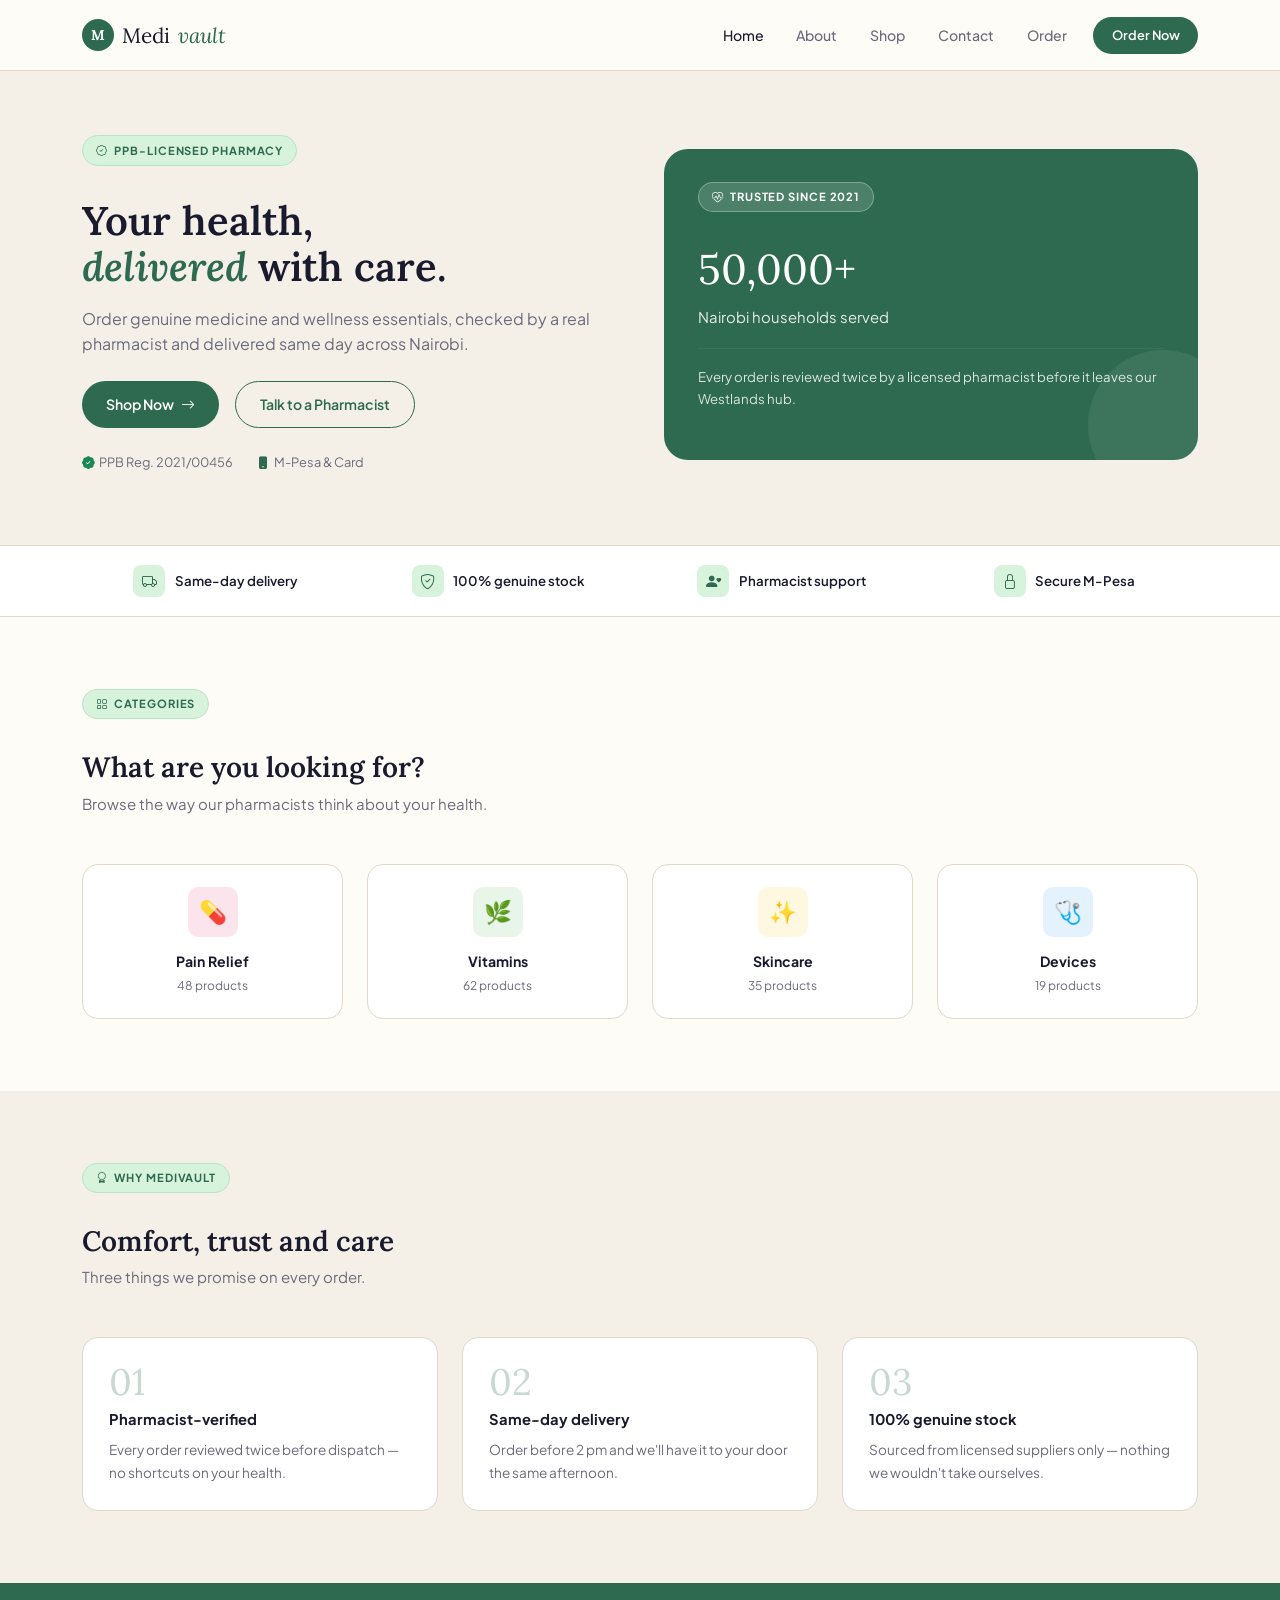
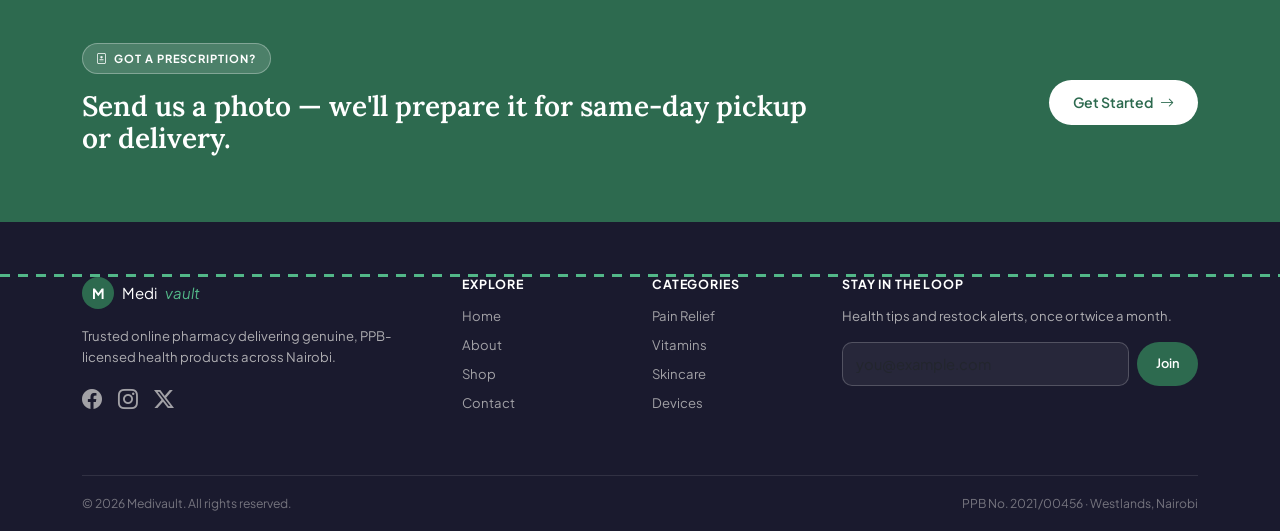
<file: index.html>
<!DOCTYPE html>
<html lang="en">
<head>
  <meta charset="UTF-8">
  <meta name="viewport" content="width=device-width, initial-scale=1.0">
  <title>Medivault — Kenya's Trusted Online Pharmacy</title>
  <link href="https://fonts.googleapis.com/css2?family=Lora:ital,wght@0,600;1,600&family=Plus+Jakarta+Sans:wght@400;500;600;700&display=swap" rel="stylesheet">
  <link rel="stylesheet" href="https://cdn.jsdelivr.net/npm/bootstrap@5.3.3/dist/css/bootstrap.min.css">
  <link rel="stylesheet" href="https://cdn.jsdelivr.net/npm/bootstrap-icons@1.11.3/font/bootstrap-icons.min.css">
  <script src="https://cdn.jsdelivr.net/npm/bootstrap@5.3.3/dist/js/bootstrap.bundle.min.js"></script>
  <script src="script.js"></script>
  <link rel="stylesheet" href="styles.css">
</head>
<body>
  <a class="skip-link" href="#main">Skip to content</a>
  <div class="page-shell">

    <nav class="navbar navbar-expand-lg navbar-mv sticky-top">
      <div class="container">
        <a class="navbar-brand" href="index.html"><span class="brand-mark">M</span>Medi<em>vault</em></a>
        <button class="navbar-toggler" type="button" data-bs-toggle="collapse" data-bs-target="#mvNav" aria-label="Toggle navigation">
          <span class="navbar-toggler-icon"></span>
        </button>
        <div class="collapse navbar-collapse" id="mvNav">
          <ul class="navbar-nav ms-auto align-items-lg-center gap-1">
            <li class="nav-item"><a class="nav-link active" href="index.html">Home</a></li>
            <li class="nav-item"><a class="nav-link" href="about.html">About</a></li>
            <li class="nav-item"><a class="nav-link" href="products.html">Shop</a></li>
            <li class="nav-item"><a class="nav-link" href="contact.html">Contact</a></li>
            <li class="nav-item"><a class="nav-link" href="order.html">Order</a></li>
            <li class="nav-item ms-lg-2 mt-2 mt-lg-0"><a class="btn-capsule btn-sm" href="order.html">Order Now</a></li>
          </ul>
        </div>
      </div>
    </nav>

    <main id="main">
      <section class="hero">
        <div class="container">
          <div class="row align-items-center g-5">
            <div class="col-lg-6">
              <span class="rx-tag mb-3"><i class="bi bi-patch-check"></i> PPB-Licensed Pharmacy</span>
              <h1 class="mt-3 mb-3">Your health,<br><em>delivered</em> with care.</h1>
              <p class="lede mb-4">Order genuine medicine and wellness essentials, checked by a real pharmacist and delivered same day across Nairobi.</p>
              <div class="d-flex flex-wrap gap-3">
                <a class="btn-capsule" href="products.html">Shop Now <i class="bi bi-arrow-right"></i></a>
                <a class="btn-capsule btn-capsule-outline" href="contact.html">Talk to a Pharmacist</a>
              </div>
              <div class="d-flex flex-wrap gap-4 mt-4 text-muted-soft" style="font-size:.8rem">
                <span><i class="bi bi-patch-check-fill text-success me-1"></i>PPB Reg. 2021/00456</span>
                <span><i class="bi bi-phone-fill me-1" style="color:var(--sage)"></i>M-Pesa &amp; Card</span>
              </div>
            </div>
            <div class="col-lg-6">
              <div class="hero-panel">
                <span class="rx-tag rx-tag-light mb-4 d-inline-flex"><i class="bi bi-heart-pulse"></i> Trusted since 2021</span>
                <div class="hero-stat">50,000+</div>
                <p style="opacity:.88;font-size:.93rem;">Nairobi households served</p>
                <hr>
                <p class="note">Every order is reviewed twice by a licensed pharmacist before it leaves our Westlands hub.</p>
              </div>
            </div>
          </div>
        </div>
      </section>

      <div class="trust-bar">
        <div class="container">
          <div class="row text-center g-3">
            <div class="col-6 col-md-3 d-flex justify-content-center"><div class="trust-item"><div class="trust-icon"><i class="bi bi-truck"></i></div>Same-day delivery</div></div>
            <div class="col-6 col-md-3 d-flex justify-content-center"><div class="trust-item"><div class="trust-icon"><i class="bi bi-shield-check"></i></div>100% genuine stock</div></div>
            <div class="col-6 col-md-3 d-flex justify-content-center"><div class="trust-item"><div class="trust-icon"><i class="bi bi-person-heart"></i></div>Pharmacist support</div></div>
            <div class="col-6 col-md-3 d-flex justify-content-center"><div class="trust-item"><div class="trust-icon"><i class="bi bi-lock"></i></div>Secure M-Pesa</div></div>
          </div>
        </div>
      </div>

      <section class="section-cream">
        <div class="container">
          <span class="rx-tag mb-3"><i class="bi bi-grid"></i> Categories</span>
          <h2 class="mt-3 mb-2">What are you looking for?</h2>
          <p class="text-muted-soft mb-5">Browse the way our pharmacists think about your health.</p>
          <div class="row g-4">
            <div class="col-6 col-md-3"><a href="products.html?cat=pain-relief" class="cat-card d-block"><div class="cat-icon-wrap" style="background:#fce4ec">💊</div><div class="cat-name">Pain Relief</div><div class="cat-count">48 products</div></a></div>
            <div class="col-6 col-md-3"><a href="products.html?cat=vitamins" class="cat-card d-block"><div class="cat-icon-wrap" style="background:#e8f5e9">🌿</div><div class="cat-name">Vitamins</div><div class="cat-count">62 products</div></a></div>
            <div class="col-6 col-md-3"><a href="products.html?cat=skincare" class="cat-card d-block"><div class="cat-icon-wrap" style="background:#fff8e1">✨</div><div class="cat-name">Skincare</div><div class="cat-count">35 products</div></a></div>
            <div class="col-6 col-md-3"><a href="products.html?cat=devices" class="cat-card d-block"><div class="cat-icon-wrap" style="background:#e3f2fd">🩺</div><div class="cat-name">Devices</div><div class="cat-count">19 products</div></a></div>
          </div>
        </div>
      </section>

      <section class="section-warm">
        <div class="container">
          <span class="rx-tag mb-3"><i class="bi bi-award"></i> Why Medivault</span>
          <h2 class="mt-3 mb-2">Comfort, trust and care</h2>
          <p class="text-muted-soft mb-5">Three things we promise on every order.</p>
          <div class="row g-4">
            <div class="col-md-4"><div class="why-card"><div class="why-num">01</div><div class="why-title">Pharmacist-verified</div><div class="why-text">Every order reviewed twice before dispatch — no shortcuts on your health.</div></div></div>
            <div class="col-md-4"><div class="why-card"><div class="why-num">02</div><div class="why-title">Same-day delivery</div><div class="why-text">Order before 2 pm and we'll have it to your door the same afternoon.</div></div></div>
            <div class="col-md-4"><div class="why-card"><div class="why-num">03</div><div class="why-title">100% genuine stock</div><div class="why-text">Sourced from licensed suppliers only — nothing we wouldn't take ourselves.</div></div></div>
          </div>
        </div>
      </section>

      <section class="cta-band">
        <div class="container">
          <div class="row align-items-center g-4">
            <div class="col-lg-8">
              <span class="rx-tag rx-tag-light mb-3 d-inline-flex"><i class="bi bi-file-medical"></i> Got a prescription?</span>
              <h2>Send us a photo — we'll prepare it for same-day pickup or delivery.</h2>
            </div>
            <div class="col-lg-4 text-lg-end">
              <a href="contact.html" class="btn-capsule" style="background:#fff;color:var(--sage)">Get Started <i class="bi bi-arrow-right"></i></a>
            </div>
          </div>
        </div>
      </section>
    </main>

    <footer class="site-footer">
      <div class="container">
        <div class="row g-4 pb-4">
          <div class="col-lg-4">
            <a class="navbar-brand text-white mb-3 d-flex align-items-center gap-2" href="index.html"><span class="brand-mark">M</span>Medi<em style="color:var(--sage-mid)">vault</em></a>
            <p class="small" style="max-width:22rem">Trusted online pharmacy delivering genuine, PPB-licensed health products across Nairobi.</p>
            <div class="d-flex gap-3 mt-3 fs-5">
              <a href="#" aria-label="Facebook"><i class="bi bi-facebook"></i></a>
              <a href="#" aria-label="Instagram"><i class="bi bi-instagram"></i></a>
              <a href="#" aria-label="X"><i class="bi bi-twitter-x"></i></a>
            </div>
          </div>
          <div class="col-6 col-lg-2">
            <h6>Explore</h6>
            <div class="d-flex flex-column gap-2 small">
              <a href="index.html">Home</a><a href="about.html">About</a><a href="products.html">Shop</a><a href="contact.html">Contact</a>
            </div>
          </div>
          <div class="col-6 col-lg-2">
            <h6>Categories</h6>
            <div class="d-flex flex-column gap-2 small">
              <a href="products.html?cat=pain-relief">Pain Relief</a><a href="products.html?cat=vitamins">Vitamins</a><a href="products.html?cat=skincare">Skincare</a><a href="products.html?cat=devices">Devices</a>
            </div>
          </div>
          <div class="col-lg-4">
            <h6>Stay in the loop</h6>
            <p class="small mb-3">Health tips and restock alerts, once or twice a month.</p>
            <form id="newsletterForm" class="d-flex gap-2" novalidate>
              <label for="newsletterEmail" class="visually-hidden">Email</label>
              <input type="email" id="newsletterEmail" class="form-control form-control-sm" placeholder="you@example.com" style="background:rgba(255,255,255,.06);color:#fff;border-color:rgba(255,255,255,.2)" required>
              <button type="submit" class="btn-capsule btn-sm flex-shrink-0">Join</button>
            </form>
            <div class="small mt-2" data-newsletter-feedback></div>
          </div>
        </div>
        <div class="footer-bottom d-flex flex-wrap justify-content-between gap-2">
          <span>© 2026 Medivault. All rights reserved.</span>
          <span>PPB No. 2021/00456 · Westlands, Nairobi</span>
        </div>
      </div>
    </footer>
  </div>

</body>
</html>
</file>
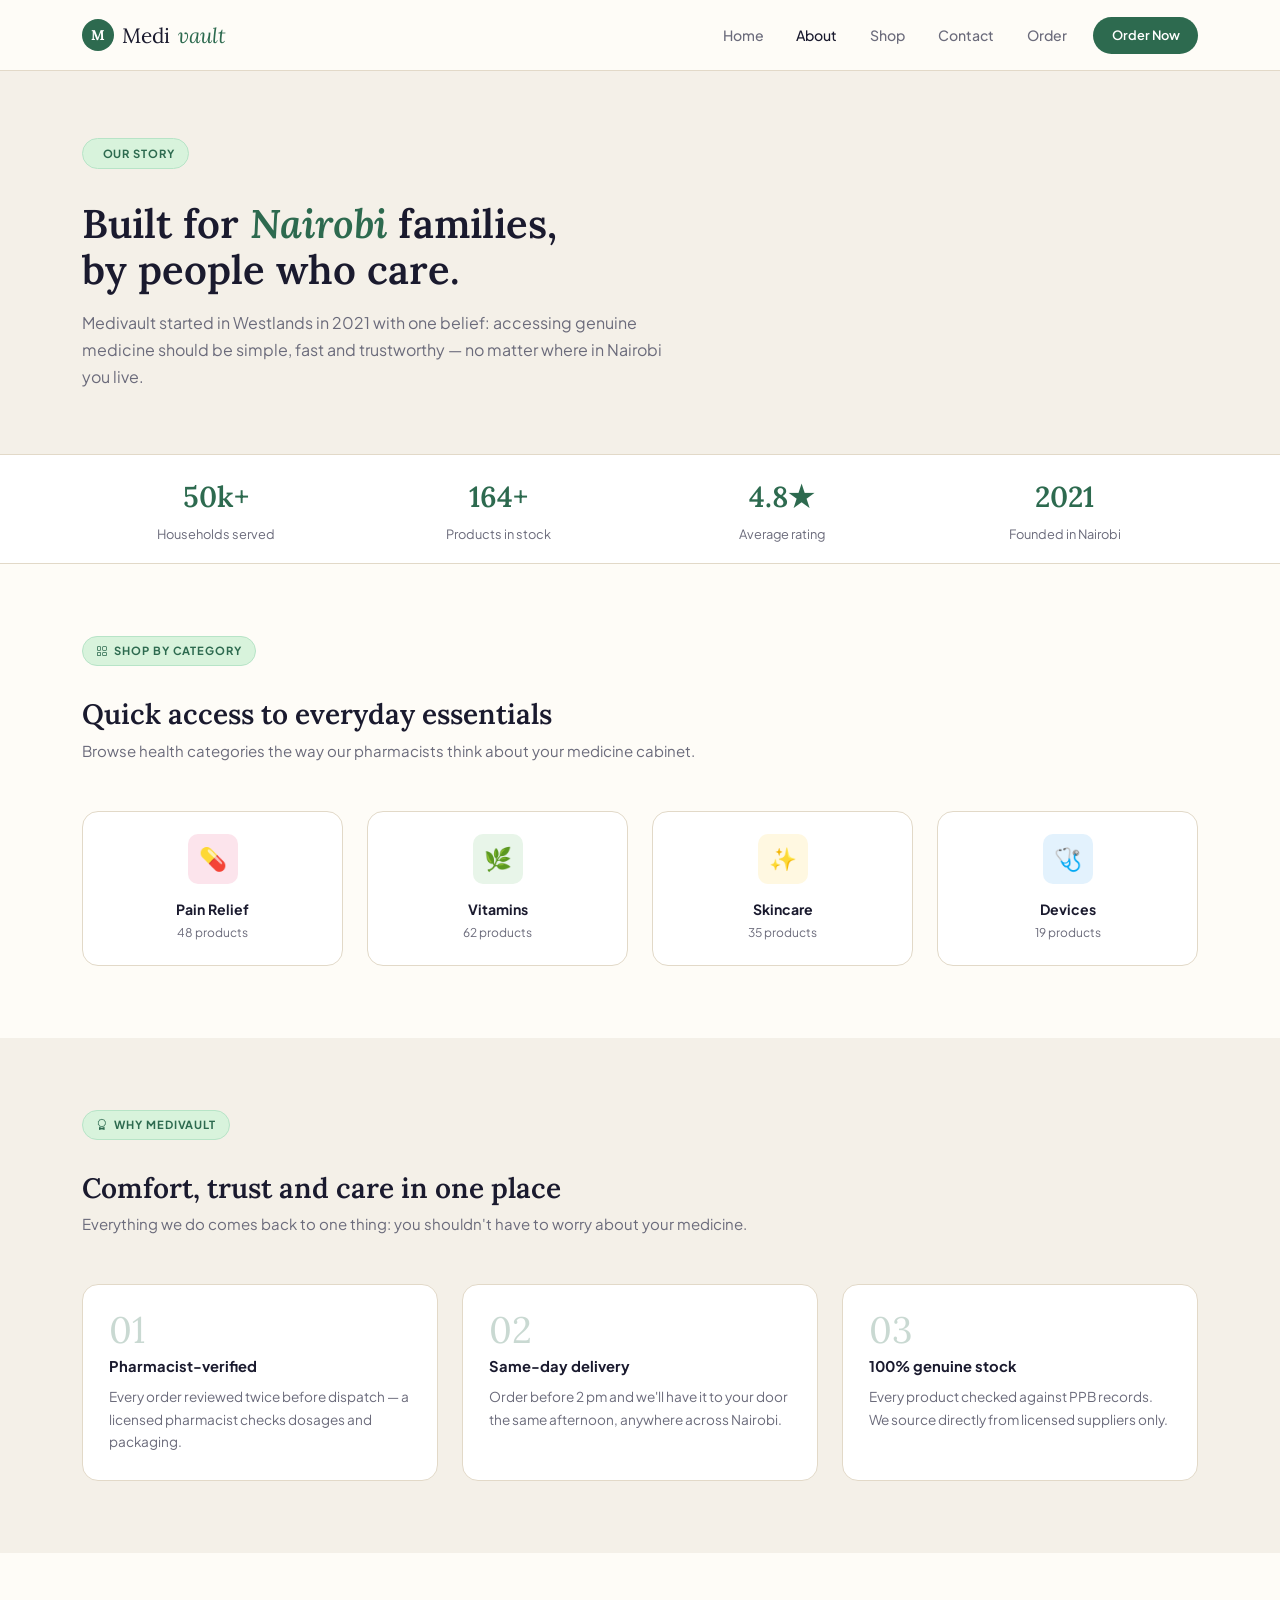
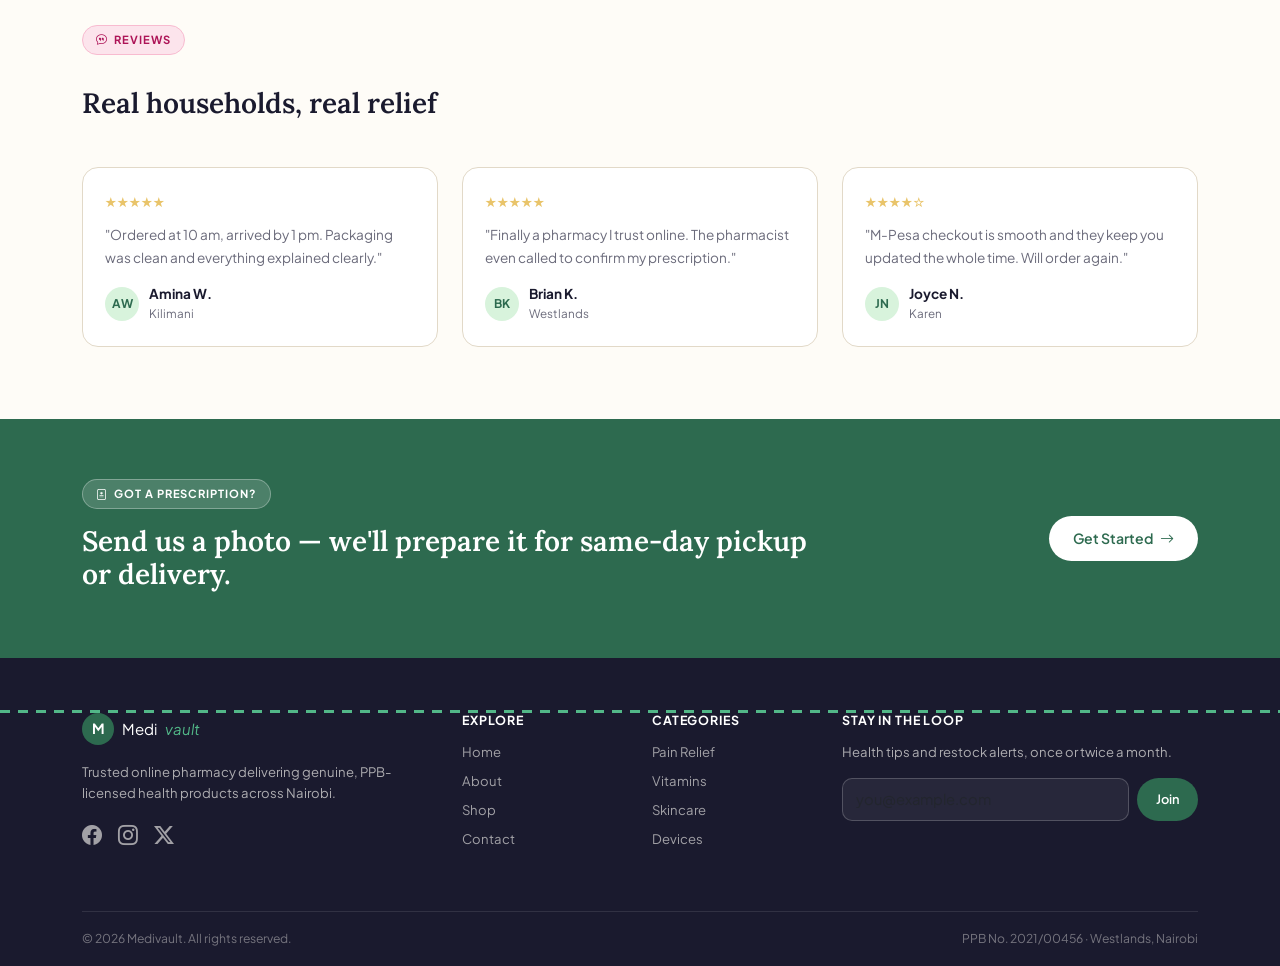
<file: about.html>
<!DOCTYPE html>
<html lang="en">
<head>
  <meta charset="UTF-8">
  <meta name="viewport" content="width=device-width, initial-scale=1.0">
  <title>About — Medivault</title>
  <link href="https://fonts.googleapis.com/css2?family=Lora:ital,wght@0,600;1,600&family=Plus+Jakarta+Sans:wght@400;500;600;700&display=swap" rel="stylesheet">
  <link rel="stylesheet" href="https://cdn.jsdelivr.net/npm/bootstrap@5.3.3/dist/css/bootstrap.min.css">
  <link rel="stylesheet" href="https://cdn.jsdelivr.net/npm/bootstrap-icons@1.11.3/font/bootstrap-icons.min.css">
  <script src="https://cdn.jsdelivr.net/npm/bootstrap@5.3.3/dist/js/bootstrap.bundle.min.js"></script>
  <script src="script.js"></script>
  <link rel="stylesheet" href="styles.css">
</head>
<body>
  <a class="skip-link" href="#main">Skip to content</a>
  <div class="page-shell">

    <nav class="navbar navbar-expand-lg navbar-mv sticky-top">
      <div class="container">
        <a class="navbar-brand" href="index.html"><span class="brand-mark">M</span>Medi<em>vault</em></a>
        <button class="navbar-toggler" type="button" data-bs-toggle="collapse" data-bs-target="#mvNav" aria-label="Toggle navigation">
          <span class="navbar-toggler-icon"></span>
        </button>
        <div class="collapse navbar-collapse" id="mvNav">
          <ul class="navbar-nav ms-auto align-items-lg-center gap-1">
            <li class="nav-item"><a class="nav-link" href="index.html">Home</a></li>
            <li class="nav-item"><a class="nav-link active" href="about.html">About</a></li>
            <li class="nav-item"><a class="nav-link" href="products.html">Shop</a></li>
            <li class="nav-item"><a class="nav-link" href="contact.html">Contact</a></li>
            <li class="nav-item"><a class="nav-link" href="order.html">Order</a></li>
            <li class="nav-item ms-lg-2 mt-2 mt-lg-0"><a class="btn-capsule btn-sm" href="order.html">Order Now</a></li>
          </ul>
        </div>
      </div>
    </nav>

    <main id="main">
      <section class="section-warm" style="padding:4rem 0 3rem">
        <div class="container">
          <span class="rx-tag mb-3"><i class="bi bi-building-heart"></i> Our story</span>
          <h1 class="mt-3 mb-3">Built for <em>Nairobi</em> families,<br>by people who care.</h1>
          <p class="text-muted-soft" style="max-width:38rem;font-size:1rem;line-height:1.7">Medivault started in Westlands in 2021 with one belief: accessing genuine medicine should be simple, fast and trustworthy — no matter where in Nairobi you live.</p>
        </div>
      </section>

      <div class="trust-bar">
        <div class="container">
          <div class="row text-center g-3">
            <div class="col-6 col-md-3"><div style="font-family:'Lora',serif;font-size:1.8rem;font-weight:600;color:var(--sage)">50k+</div><div class="text-muted-soft" style="font-size:.8rem;margin-top:.2rem">Households served</div></div>
            <div class="col-6 col-md-3"><div style="font-family:'Lora',serif;font-size:1.8rem;font-weight:600;color:var(--sage)">164+</div><div class="text-muted-soft" style="font-size:.8rem;margin-top:.2rem">Products in stock</div></div>
            <div class="col-6 col-md-3"><div style="font-family:'Lora',serif;font-size:1.8rem;font-weight:600;color:var(--sage)">4.8★</div><div class="text-muted-soft" style="font-size:.8rem;margin-top:.2rem">Average rating</div></div>
            <div class="col-6 col-md-3"><div style="font-family:'Lora',serif;font-size:1.8rem;font-weight:600;color:var(--sage)">2021</div><div class="text-muted-soft" style="font-size:.8rem;margin-top:.2rem">Founded in Nairobi</div></div>
          </div>
        </div>
      </div>

      <section class="section-cream">
        <div class="container">
          <span class="rx-tag mb-3"><i class="bi bi-grid"></i> Shop by category</span>
          <h2 class="mt-3 mb-2">Quick access to everyday essentials</h2>
          <p class="text-muted-soft mb-5">Browse health categories the way our pharmacists think about your medicine cabinet.</p>
          <div class="row g-4">
            <div class="col-6 col-md-3"><a href="products.html?cat=pain-relief" class="cat-card d-block"><div class="cat-icon-wrap" style="background:#fce4ec">💊</div><div class="cat-name">Pain Relief</div><div class="cat-count">48 products</div></a></div>
            <div class="col-6 col-md-3"><a href="products.html?cat=vitamins" class="cat-card d-block"><div class="cat-icon-wrap" style="background:#e8f5e9">🌿</div><div class="cat-name">Vitamins</div><div class="cat-count">62 products</div></a></div>
            <div class="col-6 col-md-3"><a href="products.html?cat=skincare" class="cat-card d-block"><div class="cat-icon-wrap" style="background:#fff8e1">✨</div><div class="cat-name">Skincare</div><div class="cat-count">35 products</div></a></div>
            <div class="col-6 col-md-3"><a href="products.html?cat=devices" class="cat-card d-block"><div class="cat-icon-wrap" style="background:#e3f2fd">🩺</div><div class="cat-name">Devices</div><div class="cat-count">19 products</div></a></div>
          </div>
        </div>
      </section>

      <section class="section-warm">
        <div class="container">
          <span class="rx-tag mb-3"><i class="bi bi-award"></i> Why Medivault</span>
          <h2 class="mt-3 mb-2">Comfort, trust and care in one place</h2>
          <p class="text-muted-soft mb-5">Everything we do comes back to one thing: you shouldn't have to worry about your medicine.</p>
          <div class="row g-4">
            <div class="col-md-4"><div class="why-card"><div class="why-num">01</div><div class="why-title">Pharmacist-verified</div><div class="why-text">Every order reviewed twice before dispatch — a licensed pharmacist checks dosages and packaging.</div></div></div>
            <div class="col-md-4"><div class="why-card"><div class="why-num">02</div><div class="why-title">Same-day delivery</div><div class="why-text">Order before 2 pm and we'll have it to your door the same afternoon, anywhere across Nairobi.</div></div></div>
            <div class="col-md-4"><div class="why-card"><div class="why-num">03</div><div class="why-title">100% genuine stock</div><div class="why-text">Every product checked against PPB records. We source directly from licensed suppliers only.</div></div></div>
          </div>
        </div>
      </section>

      <section class="section-cream">
        <div class="container">
          <span class="rx-tag rx-tag-pink mb-3"><i class="bi bi-chat-quote"></i> Reviews</span>
          <h2 class="mt-3 mb-5">Real households, real relief</h2>
          <div class="row g-4">
            <div class="col-md-4"><div class="review-card"><div class="stars">★★★★★</div><div class="review-text">"Ordered at 10 am, arrived by 1 pm. Packaging was clean and everything explained clearly."</div><div class="reviewer"><div class="avatar">AW</div><div><div class="rev-name">Amina W.</div><div class="rev-loc">Kilimani</div></div></div></div></div>
            <div class="col-md-4"><div class="review-card"><div class="stars">★★★★★</div><div class="review-text">"Finally a pharmacy I trust online. The pharmacist even called to confirm my prescription."</div><div class="reviewer"><div class="avatar">BK</div><div><div class="rev-name">Brian K.</div><div class="rev-loc">Westlands</div></div></div></div></div>
            <div class="col-md-4"><div class="review-card"><div class="stars">★★★★☆</div><div class="review-text">"M-Pesa checkout is smooth and they keep you updated the whole time. Will order again."</div><div class="reviewer"><div class="avatar">JN</div><div><div class="rev-name">Joyce N.</div><div class="rev-loc">Karen</div></div></div></div></div>
          </div>
        </div>
      </section>

      <section class="cta-band">
        <div class="container">
          <div class="row align-items-center g-4">
            <div class="col-lg-8">
              <span class="rx-tag rx-tag-light mb-3 d-inline-flex"><i class="bi bi-file-medical"></i> Got a prescription?</span>
              <h2>Send us a photo — we'll prepare it for same-day pickup or delivery.</h2>
            </div>
            <div class="col-lg-4 text-lg-end">
              <a href="contact.html" class="btn-capsule" style="background:#fff;color:var(--sage)">Get Started <i class="bi bi-arrow-right"></i></a>
            </div>
          </div>
        </div>
      </section>
    </main>

    <footer class="site-footer">
      <div class="container">
        <div class="row g-4 pb-4">
          <div class="col-lg-4">
            <a class="navbar-brand text-white mb-3 d-flex align-items-center gap-2" href="index.html"><span class="brand-mark">M</span>Medi<em style="color:var(--sage-mid)">vault</em></a>
            <p class="small" style="max-width:22rem">Trusted online pharmacy delivering genuine, PPB-licensed health products across Nairobi.</p>
            <div class="d-flex gap-3 mt-3 fs-5">
              <a href="#" aria-label="Facebook"><i class="bi bi-facebook"></i></a>
              <a href="#" aria-label="Instagram"><i class="bi bi-instagram"></i></a>
              <a href="#" aria-label="X"><i class="bi bi-twitter-x"></i></a>
            </div>
          </div>
          <div class="col-6 col-lg-2">
            <h6>Explore</h6>
            <div class="d-flex flex-column gap-2 small">
              <a href="index.html">Home</a><a href="about.html">About</a><a href="products.html">Shop</a><a href="contact.html">Contact</a>
            </div>
          </div>
          <div class="col-6 col-lg-2">
            <h6>Categories</h6>
            <div class="d-flex flex-column gap-2 small">
              <a href="products.html?cat=pain-relief">Pain Relief</a><a href="products.html?cat=vitamins">Vitamins</a><a href="products.html?cat=skincare">Skincare</a><a href="products.html?cat=devices">Devices</a>
            </div>
          </div>
          <div class="col-lg-4">
            <h6>Stay in the loop</h6>
            <p class="small mb-3">Health tips and restock alerts, once or twice a month.</p>
            <form id="newsletterForm" class="d-flex gap-2" novalidate>
              <label for="newsletterEmail" class="visually-hidden">Email</label>
              <input type="email" id="newsletterEmail" class="form-control form-control-sm" placeholder="you@example.com" style="background:rgba(255,255,255,.06);color:#fff;border-color:rgba(255,255,255,.2)" required>
              <button type="submit" class="btn-capsule btn-sm flex-shrink-0">Join</button>
            </form>
            <div class="small mt-2" data-newsletter-feedback></div>
          </div>
        </div>
        <div class="footer-bottom d-flex flex-wrap justify-content-between gap-2">
          <span>© 2026 Medivault. All rights reserved.</span>
          <span>PPB No. 2021/00456 · Westlands, Nairobi</span>
        </div>
      </div>
    </footer>
  </div>

</body>
</html>
</file>
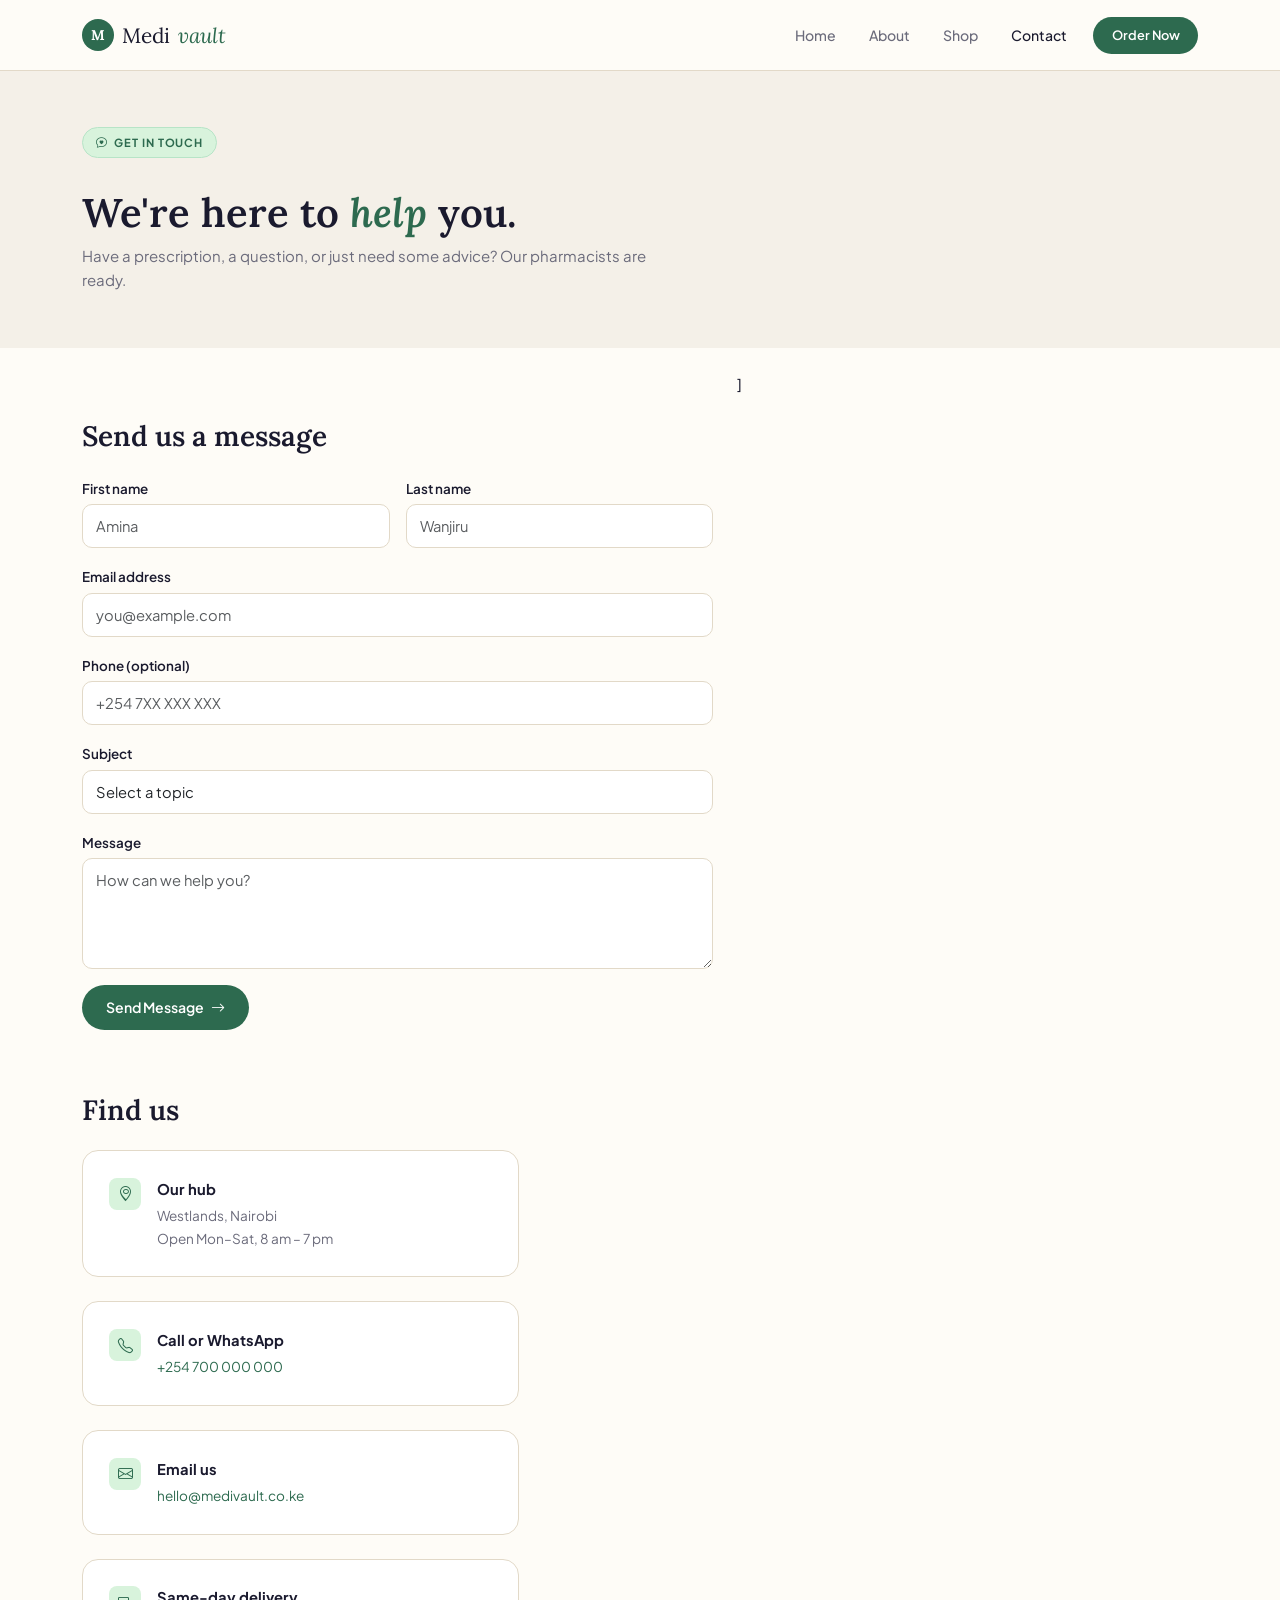
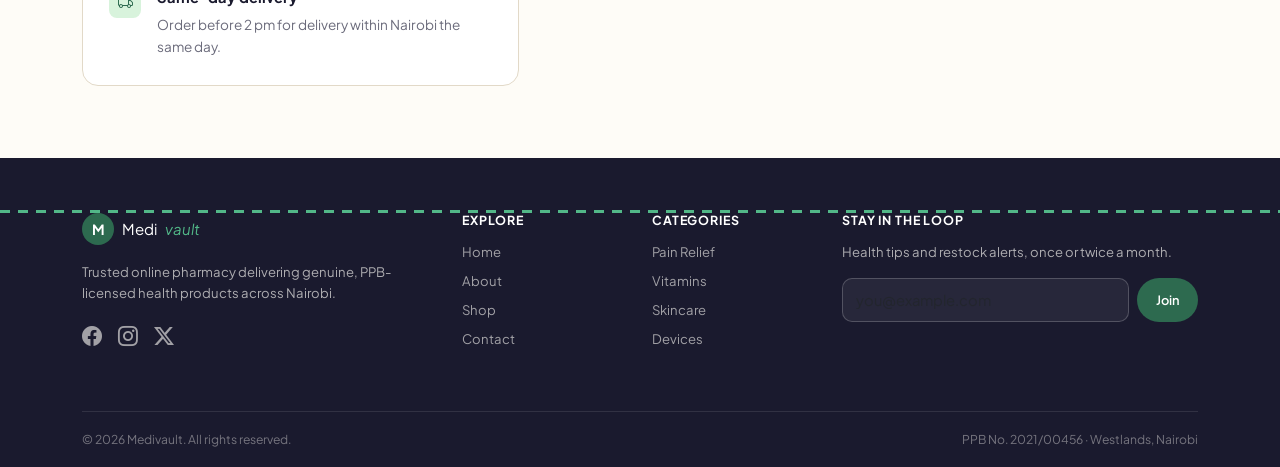
<file: contact.html>
<!DOCTYPE html>
<html lang="en">
<head>
  <meta charset="UTF-8">
  <meta name="viewport" content="width=device-width, initial-scale=1.0">
  <title>Contact — Medivault</title>
  <link href="https://fonts.googleapis.com/css2?family=Lora:ital,wght@0,600;1,600&family=Plus+Jakarta+Sans:wght@400;500;600;700&display=swap" rel="stylesheet">
  <link rel="stylesheet" href="https://cdn.jsdelivr.net/npm/bootstrap@5.3.3/dist/css/bootstrap.min.css">
  <link rel="stylesheet" href="https://cdn.jsdelivr.net/npm/bootstrap-icons@1.11.3/font/bootstrap-icons.min.css">
  <script src="https://cdn.jsdelivr.net/npm/bootstrap@5.3.3/dist/js/bootstrap.bundle.min.js"></script>
  <script src="script.js"></script>
  <link rel="stylesheet" href="styles.css">
</head>
<body>
  <a class="skip-link" href="#main">Skip to content</a>
  <div class="page-shell">

    <nav class="navbar navbar-expand-lg navbar-mv sticky-top">
      <div class="container">
        <a class="navbar-brand" href="index.html"><span class="brand-mark">M</span>Medi<em>vault</em></a>
        <button class="navbar-toggler" type="button" data-bs-toggle="collapse" data-bs-target="#mvNav" aria-label="Toggle navigation">
          <span class="navbar-toggler-icon"></span>
        </button>
        <div class="collapse navbar-collapse" id="mvNav">
          <ul class="navbar-nav ms-auto align-items-lg-center gap-1">
            <li class="nav-item"><a class="nav-link" href="index.html">Home</a></li>
            <li class="nav-item"><a class="nav-link" href="about.html">About</a></li>
            <li class="nav-item"><a class="nav-link" href="products.html">Shop</a></li>
            <li class="nav-item"><a class="nav-link active" href="contact.html">Contact</a></li>
            <li class="nav-item ms-lg-2 mt-2 mt-lg-0"><a class="btn-capsule btn-sm" href="order.html">Order Now</a></li>
          </ul>
        </div>
      </div>
    </nav>

    <main id="main">
      <section class="section-warm" style="padding:3.5rem 0 2.5rem">
        <div class="container">
          <span class="rx-tag mb-3"><i class="bi bi-chat-heart"></i> Get in touch</span>
          <h1 class="mt-3 mb-2">We're here to <em>help</em> you.</h1>
          <p class="text-muted-soft" style="max-width:36rem">Have a prescription, a question, or just need some advice? Our pharmacists are ready.</p>
        </div>
      </section>

      <section class="section-cream">
        <div class="container">
          <div class="row g-5">

            <div class="col-lg-7">
              <h2 class="mb-4">Send us a message</h2>
              <form id="contactForm" novalidate>
                <div class="row g-3">
                  <div class="col-sm-6">
                    <label for="firstName" class="form-label">First name</label>
                    <input type="text" id="firstName" class="form-control" placeholder="Amina" required>
                    <div class="invalid-feedback">Please enter your first name.</div>
                  </div>
                  <div class="col-sm-6">
                    <label for="lastName" class="form-label">Last name</label>
                    <input type="text" id="lastName" class="form-control" placeholder="Wanjiru" required>
                    <div class="invalid-feedback">Please enter your last name.</div>
                  </div>
                  <div class="col-12">
                    <label for="email" class="form-label">Email address</label>
                    <input type="email" id="email" class="form-control" placeholder="you@example.com" required>
                    <div class="invalid-feedback">Please enter a valid email.</div>
                  </div>
                  <div class="col-12">
                    <label for="phone" class="form-label">Phone (optional)</label>
                    <input type="tel" id="phone" class="form-control" placeholder="+254 7XX XXX XXX">
                  </div>
                  <div class="col-12">
                    <label for="subject" class="form-label">Subject</label>
                    <select id="subject" class="form-select" required>
                      <option value="" disabled selected>Select a topic</option>
                      <option>General enquiry</option>
                      <option>Upload a prescription</option>
                      <option>Order tracking</option>
                      <option>Speak to a pharmacist</option>
                      <option>Other</option>
                    </select>
                    <div class="invalid-feedback">Please select a subject.</div>
                  </div>
                  <div class="col-12">
                    <label for="message" class="form-label">Message</label>
                    <textarea id="message" class="form-control" rows="4" placeholder="How can we help you?" required></textarea>
                    <div class="invalid-feedback">Please enter your message.</div>
                  </div>
                  <div class="col-12">
                    <button type="submit" class="btn-capsule">Send Message <i class="bi bi-arrow-right"></i></button>
                    <div id="formFeedback" class="small mt-3"></div>
                  </div>
                </div>
              </form>
            </div>

]            <div class="col-lg-5">
              <h2 class="mb-4">Find us</h2>
              <div class="d-flex flex-column gap-4">
                <div class="why-card">
                  <div class="d-flex align-items-start gap-3">
                    <div class="trust-icon flex-shrink-0"><i class="bi bi-geo-alt"></i></div>
                    <div>
                      <div class="why-title mb-1">Our hub</div>
                      <div class="why-text">Westlands, Nairobi<br>Open Mon–Sat, 8 am – 7 pm</div>
                    </div>
                  </div>
                </div>
                <div class="why-card">
                  <div class="d-flex align-items-start gap-3">
                    <div class="trust-icon flex-shrink-0"><i class="bi bi-telephone"></i></div>
                    <div>
                      <div class="why-title mb-1">Call or WhatsApp</div>
                      <div class="why-text"><a href="tel:+254700000000" style="color:var(--sage)">+254 700 000 000</a></div>
                    </div>
                  </div>
                </div>
                <div class="why-card">
                  <div class="d-flex align-items-start gap-3">
                    <div class="trust-icon flex-shrink-0"><i class="bi bi-envelope"></i></div>
                    <div>
                      <div class="why-title mb-1">Email us</div>
                      <div class="why-text"><a href="mailto:hello@medivault.co.ke" style="color:var(--sage)">hello@medivault.co.ke</a></div>
                    </div>
                  </div>
                </div>
                <div class="why-card">
                  <div class="d-flex align-items-start gap-3">
                    <div class="trust-icon flex-shrink-0"><i class="bi bi-truck"></i></div>
                    <div>
                      <div class="why-title mb-1">Same-day delivery</div>
                      <div class="why-text">Order before 2 pm for delivery within Nairobi the same day.</div>
                    </div>
                  </div>
                </div>
              </div>
            </div>

          </div>
        </div>
      </section>
    </main>

    <footer class="site-footer">
      <div class="container">
        <div class="row g-4 pb-4">
          <div class="col-lg-4">
            <a class="navbar-brand text-white mb-3 d-flex align-items-center gap-2" href="index.html"><span class="brand-mark">M</span>Medi<em style="color:var(--sage-mid)">vault</em></a>
            <p class="small" style="max-width:22rem">Trusted online pharmacy delivering genuine, PPB-licensed health products across Nairobi.</p>
            <div class="d-flex gap-3 mt-3 fs-5">
              <a href="#" aria-label="Facebook"><i class="bi bi-facebook"></i></a>
              <a href="#" aria-label="Instagram"><i class="bi bi-instagram"></i></a>
              <a href="#" aria-label="X"><i class="bi bi-twitter-x"></i></a>
            </div>
          </div>
          <div class="col-6 col-lg-2">
            <h6>Explore</h6>
            <div class="d-flex flex-column gap-2 small">
              <a href="index.html">Home</a><a href="about.html">About</a><a href="products.html">Shop</a><a href="contact.html">Contact</a>
            </div>
          </div>
          <div class="col-6 col-lg-2">
            <h6>Categories</h6>
            <div class="d-flex flex-column gap-2 small">
              <a href="products.html?cat=pain-relief">Pain Relief</a><a href="products.html?cat=vitamins">Vitamins</a><a href="products.html?cat=skincare">Skincare</a><a href="products.html?cat=devices">Devices</a>
            </div>
          </div>
          <div class="col-lg-4">
            <h6>Stay in the loop</h6>
            <p class="small mb-3">Health tips and restock alerts, once or twice a month.</p>
            <form id="newsletterForm" class="d-flex gap-2" novalidate>
              <label for="newsletterEmail" class="visually-hidden">Email</label>
              <input type="email" id="newsletterEmail" class="form-control form-control-sm" placeholder="you@example.com" style="background:rgba(255,255,255,.06);color:#fff;border-color:rgba(255,255,255,.2)" required>
              <button type="submit" class="btn-capsule btn-sm flex-shrink-0">Join</button>
            </form>
            <div class="small mt-2" data-newsletter-feedback></div>
          </div>
        </div>
        <div class="footer-bottom d-flex flex-wrap justify-content-between gap-2">
          <span>© 2026 Medivault. All rights reserved.</span>
          <span>PPB No. 2021/00456 · Westlands, Nairobi</span>
        </div>
      </div>
    </footer>
  </div>

</body>
</html>
</file>
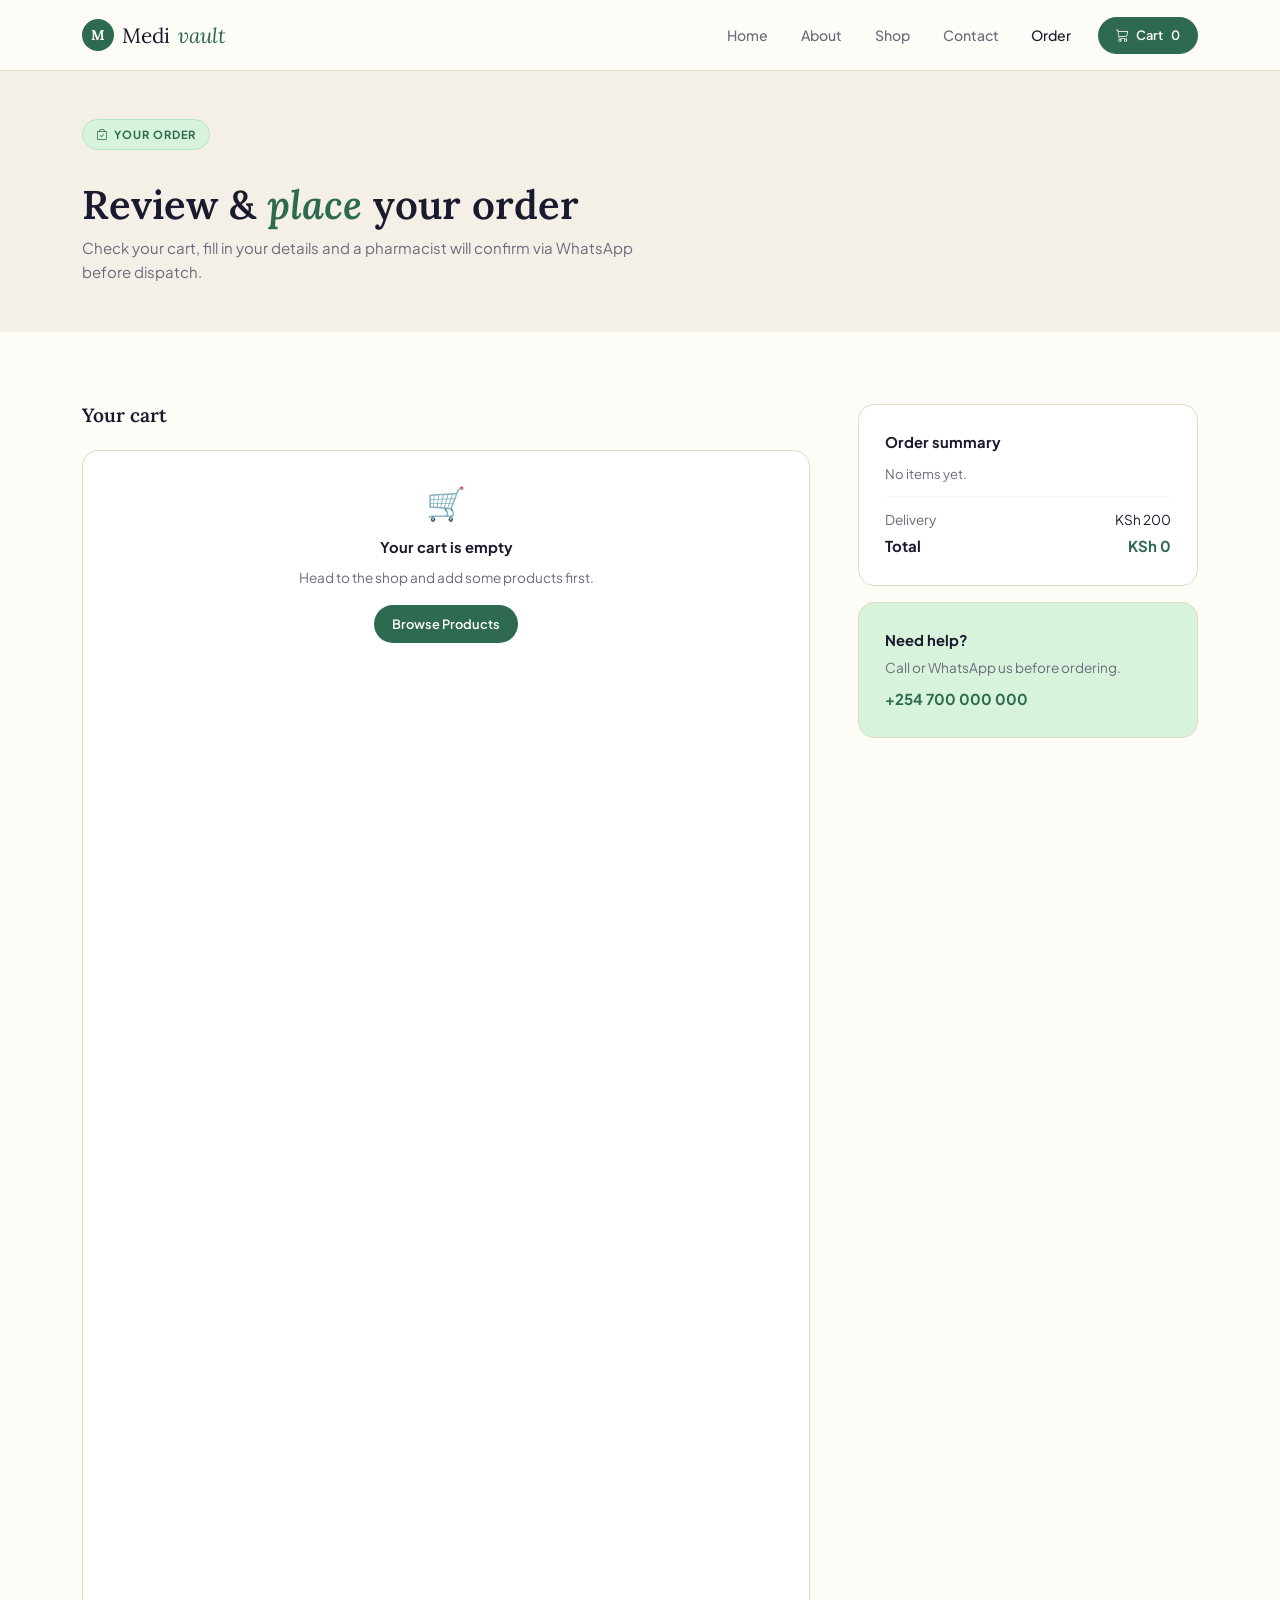
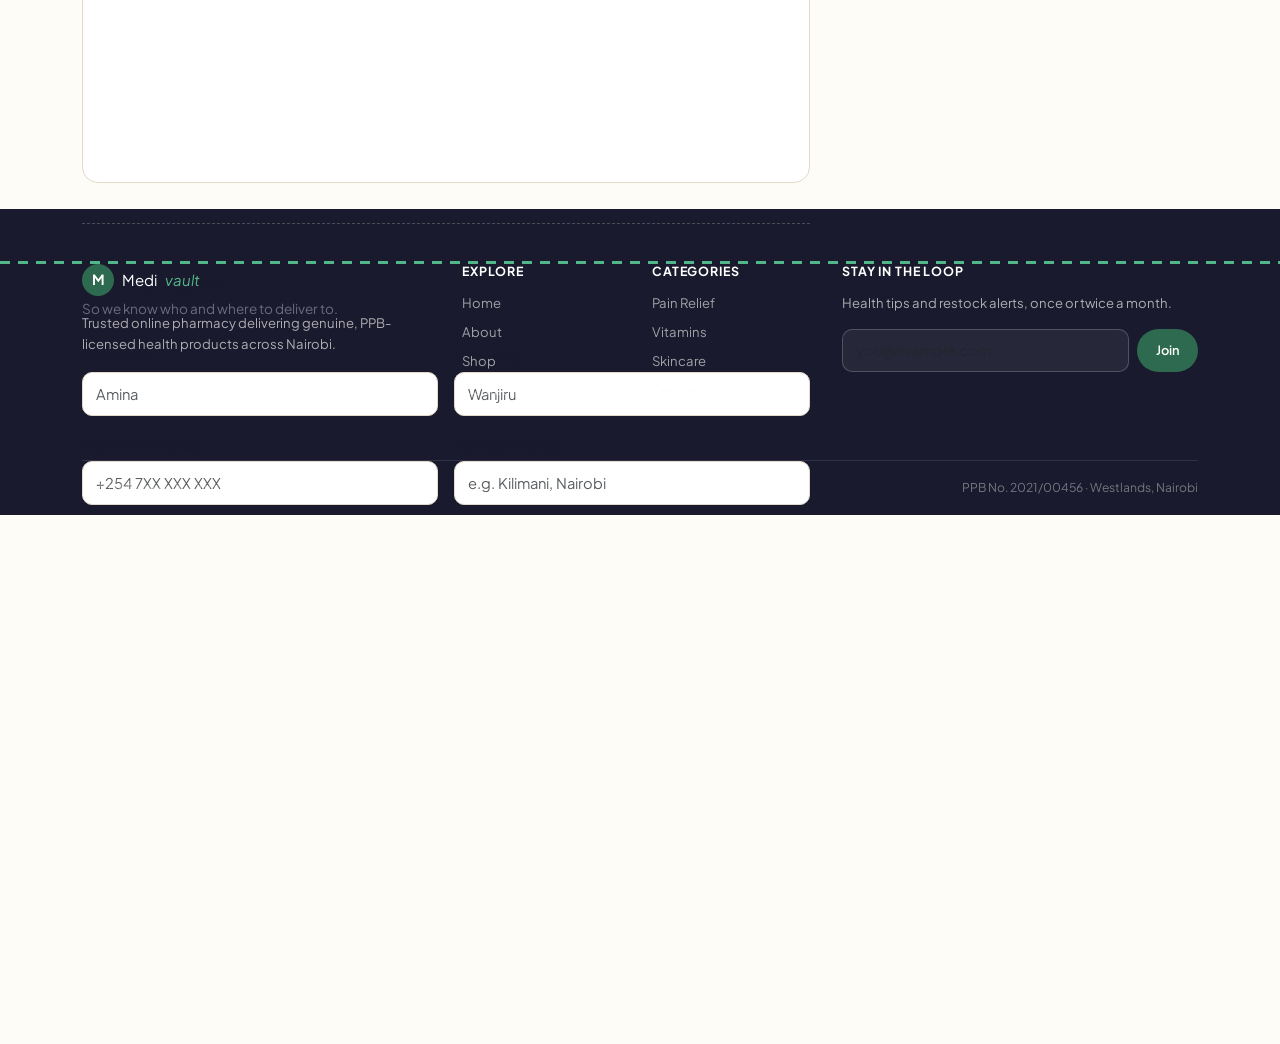
<file: order.html>
<!DOCTYPE html>
<html lang="en">
<head>
  <meta charset="UTF-8">
  <meta name="viewport" content="width=device-width, initial-scale=1.0">
  <title>Order — Medivault</title>
  <link href="https://fonts.googleapis.com/css2?family=Lora:ital,wght@0,600;1,600&family=Plus+Jakarta+Sans:wght@400;500;600;700&display=swap" rel="stylesheet">
  <link rel="stylesheet" href="https://cdn.jsdelivr.net/npm/bootstrap@5.3.3/dist/css/bootstrap.min.css">
  <link rel="stylesheet" href="https://cdn.jsdelivr.net/npm/bootstrap-icons@1.11.3/font/bootstrap-icons.min.css">
  <link rel="stylesheet" href="styles.css">
</head>
<body>
  <a class="skip-link" href="#main">Skip to content</a>
  <div class="page-shell">

    <nav class="navbar navbar-expand-lg navbar-mv sticky-top">
      <div class="container">
        <a class="navbar-brand" href="index.html"><span class="brand-mark">M</span>Medi<em>vault</em></a>
        <button class="navbar-toggler" type="button" data-bs-toggle="collapse" data-bs-target="#mvNav" aria-label="Toggle navigation">
          <span class="navbar-toggler-icon"></span>
        </button>
        <div class="collapse navbar-collapse" id="mvNav">
          <ul class="navbar-nav ms-auto align-items-lg-center gap-1">
            <li class="nav-item"><a class="nav-link" href="index.html">Home</a></li>
            <li class="nav-item"><a class="nav-link" href="about.html">About</a></li>
            <li class="nav-item"><a class="nav-link" href="products.html">Shop</a></li>
            <li class="nav-item"><a class="nav-link" href="contact.html">Contact</a></li>
            <li class="nav-item"><a class="nav-link active" href="order.html">Order</a></li>
            <li class="nav-item ms-lg-2 mt-2 mt-lg-0">
              <a class="btn-capsule btn-sm" href="order.html">
                <i class="bi bi-cart3"></i> Cart <span class="cart-count" id="navCartCount">0</span>
              </a>
            </li>
          </ul>
        </div>
      </div>
    </nav>

    <main id="main">

      <section class="section-warm" style="padding:3rem 0 2rem">
        <div class="container">
          <span class="rx-tag mb-3"><i class="bi bi-bag-check"></i> Your order</span>
          <h1 class="mt-3 mb-2">Review &amp; <em>place</em> your order</h1>
          <p class="text-muted-soft" style="max-width:36rem">Check your cart, fill in your details and a pharmacist will confirm via WhatsApp before dispatch.</p>
        </div>
      </section>

      <section class="section-cream">
        <div class="container">
          <div class="row g-5">
            <div class="col-lg-8">
              <h2 class="mb-4" style="font-size:1.2rem">Your cart</h2>
              <div id="cartEmpty" class="why-card text-center mb-4">
                <div style="font-size:2rem;margin-bottom:.5rem">🛒</div>
                <div class="why-title">Your cart is empty</div>
                <div class="why-text mb-3">Head to the shop and add some products first.</div>
                <a href="products.html" class="btn-capsule btn-sm">Browse Products</a>
              </div>

              <div id="cartItems" class="d-flex flex-column gap-3 mb-3"></div>

              <div id="cartSummary" class="why-card mb-5" style="display:none">
                <div class="d-flex justify-content-between mb-1" style="font-size:.88rem">
                  <span class="text-muted-soft">Delivery fee</span><span>KSh 200</span>
                </div>
                <div class="d-flex justify-content-between">
                  <span style="font-weight:700">Total</span>
                  <span style="font-weight:700;color:var(--sage);font-size:1.05rem" id="cartTotal">KSh 0</span>
                </div>
              </div>

              <hr class="divider-dash mb-5">
              <form id="orderForm" novalidate>
                <h2 class="mb-1" style="font-size:1.2rem">Delivery details</h2>
                <p class="text-muted-soft mb-4" style="font-size:.85rem">So we know who and where to deliver to.</p>

                <div class="row g-3 mb-5">
                  <div class="col-sm-6">
                    <label for="firstName" class="form-label">First name</label>
                    <input type="text" id="firstName" class="form-control" placeholder="Amina" required>
                    <div class="invalid-feedback">Required.</div>
                  </div>
                  <div class="col-sm-6">
                    <label for="lastName" class="form-label">Last name</label>
                    <input type="text" id="lastName" class="form-control" placeholder="Wanjiru" required>
                    <div class="invalid-feedback">Required.</div>
                  </div>
                  <div class="col-sm-6">
                    <label for="phone" class="form-label">Phone / WhatsApp</label>
                    <input type="tel" id="phone" class="form-control" placeholder="+254 7XX XXX XXX" required>
                    <div class="invalid-feedback">Required.</div>
                  </div>
                  <div class="col-sm-6">
                    <label for="address" class="form-label">Delivery address</label>
                    <input type="text" id="address" class="form-control" placeholder="e.g. Kilimani, Nairobi" required>
                    <div class="invalid-feedback">Required.</div>
                  </div>
                  <div class="col-sm-6">
                    <label for="landmark" class="form-label">Landmark <span class="text-muted-soft fw-normal">(optional)</span></label>
                    <input type="text" id="landmark" class="form-control" placeholder="e.g. Near Java Yaya Centre">
                  </div>
                  <div class="col-sm-6">
                    <label for="deliveryTime" class="form-label">Preferred time</label>
                    <select id="deliveryTime" class="form-select" required>
                      <option value="" disabled selected>Select a window</option>
                      <option>As soon as possible</option>
                      <option>Morning (8 am – 12 pm)</option>
                      <option>Afternoon (12 pm – 4 pm)</option>
                      <option>Evening (4 pm – 7 pm)</option>
                    </select>
                    <div class="invalid-feedback">Please select a time.</div>
                  </div>
                  <div class="col-12">
                    <label for="notes" class="form-label">Notes <span class="text-muted-soft fw-normal">(optional)</span></label>
                    <textarea id="notes" class="form-control" rows="2" placeholder="Allergies, dosage preferences, prescription info..."></textarea>
                  </div>
                  <div class="col-12">
                    <label class="form-label">Prescription photo <span class="text-muted-soft fw-normal">(if applicable)</span></label>
                    <div class="upload-box">
                      <i class="bi bi-cloud-arrow-up" style="font-size:1.6rem;color:var(--sage);display:block;margin-bottom:.4rem"></i>
                      <div style="font-size:.85rem;font-weight:600">Click to upload or drag &amp; drop</div>
                      <div style="font-size:.73rem;color:var(--muted);margin-top:.2rem">JPG, PNG or PDF · Max 5MB</div>
                      <input type="file" id="rxUpload" accept=".jpg,.jpeg,.png,.pdf" style="position:absolute;inset:0;opacity:0;cursor:pointer">
                    </div>
                    <div id="uploadFeedback" class="small mt-1" style="color:var(--sage)"></div>
                  </div>
                </div>

                <h2 class="mb-1" style="font-size:1.2rem">Payment method</h2>
                <p class="text-muted-soft mb-4" style="font-size:.85rem">We'll confirm the total before dispatching.</p>
                <div class="row g-3 mb-5">
                  <div class="col-4">
                    <label class="pay-option">
                      <input type="radio" name="payment" value="mpesa" checked>
                      <div class="pay-card"><span style="font-size:1.3rem">📱</span><div class="pay-label">M-Pesa</div></div>
                    </label>
                  </div>
                  <div class="col-4">
                    <label class="pay-option">
                      <input type="radio" name="payment" value="card">
                      <div class="pay-card"><span style="font-size:1.3rem">💳</span><div class="pay-label">Card</div></div>
                    </label>
                  </div>
                  <div class="col-4">
                    <label class="pay-option">
                      <input type="radio" name="payment" value="cash">
                      <div class="pay-card"><span style="font-size:1.3rem">💵</span><div class="pay-label">Cash on delivery</div></div>
                    </label>
                  </div>
                </div>
                <button type="submit" class="btn-capsule w-100" style="justify-content:center;font-size:1rem;padding:.95rem">
                  Place Order <i class="bi bi-arrow-right"></i>
                </button>
                <div id="orderFeedback" class="mt-3 text-center small"></div>
              </form>
            </div>

            <div class="col-lg-4 d-none d-lg-block">
              <div style="position:sticky;top:90px" class="d-flex flex-column gap-3">
                <div class="why-card">
                  <div class="why-title mb-2">Order summary</div>
                  <div id="sideCartItems" class="d-flex flex-column gap-2"></div>
                  <hr style="border-color:var(--sand);margin:.75rem 0">
                  <div class="d-flex justify-content-between" style="font-size:.85rem">
                    <span class="text-muted-soft">Delivery</span><span>KSh 200</span>
                  </div>
                  <div class="d-flex justify-content-between mt-1">
                    <span style="font-weight:700">Total</span>
                    <span style="font-weight:700;color:var(--sage)" id="sideTotal">KSh 0</span>
                  </div>
                </div>
                <div class="why-card" style="background:var(--sage-pale)">
                  <div class="why-title mb-1">Need help?</div>
                  <div class="why-text mb-2">Call or WhatsApp us before ordering.</div>
                  <a href="tel:+254700000000" style="font-weight:700;color:var(--sage)">+254 700 000 000</a>
                </div>
              </div>
            </div>

          </div>
        </div>
      </section>

    </main>

    <footer class="site-footer">
      <div class="container">
        <div class="row g-4 pb-4">
          <div class="col-lg-4">
            <a class="navbar-brand text-white mb-3 d-flex align-items-center gap-2" href="index.html"><span class="brand-mark">M</span>Medi<em style="color:var(--sage-mid)">vault</em></a>
            <p class="small" style="max-width:22rem">Trusted online pharmacy delivering genuine, PPB-licensed health products across Nairobi.</p>
          </div>
          <div class="col-6 col-lg-2">
            <h6>Explore</h6>
            <div class="d-flex flex-column gap-2 small">
              <a href="index.html">Home</a><a href="about.html">About</a><a href="products.html">Shop</a><a href="contact.html">Contact</a>
            </div>
          </div>
          <div class="col-6 col-lg-2">
            <h6>Categories</h6>
            <div class="d-flex flex-column gap-2 small">
              <a href="products.html?cat=pain-relief">Pain Relief</a><a href="products.html?cat=vitamins">Vitamins</a><a href="products.html?cat=skincare">Skincare</a><a href="products.html?cat=devices">Devices</a>
            </div>
          </div>
          <div class="col-lg-4">
            <h6>Stay in the loop</h6>
            <p class="small mb-3">Health tips and restock alerts, once or twice a month.</p>
            <form id="newsletterForm" class="d-flex gap-2" novalidate>
              <label for="newsletterEmail" class="visually-hidden">Email</label>
              <input type="email" id="newsletterEmail" class="form-control form-control-sm" placeholder="you@example.com" style="background:rgba(255,255,255,.06);color:#fff;border-color:rgba(255,255,255,.2)" required>
              <button type="submit" class="btn-capsule btn-sm flex-shrink-0">Join</button>
            </form>
            <div class="small mt-2" data-newsletter-feedback></div>
          </div>
        </div>
        <div class="footer-bottom d-flex flex-wrap justify-content-between gap-2">
          <span>© 2026 Medivault. All rights reserved.</span>
          <span>PPB No. 2021/00456 · Westlands, Nairobi</span>
        </div>
      </div>
    </footer>

  </div>

  <script src="https://cdn.jsdelivr.net/npm/bootstrap@5.3.3/dist/js/bootstrap.bundle.min.js"></script>
  <script src="script.js"></script>
</body>
</html>
</file>
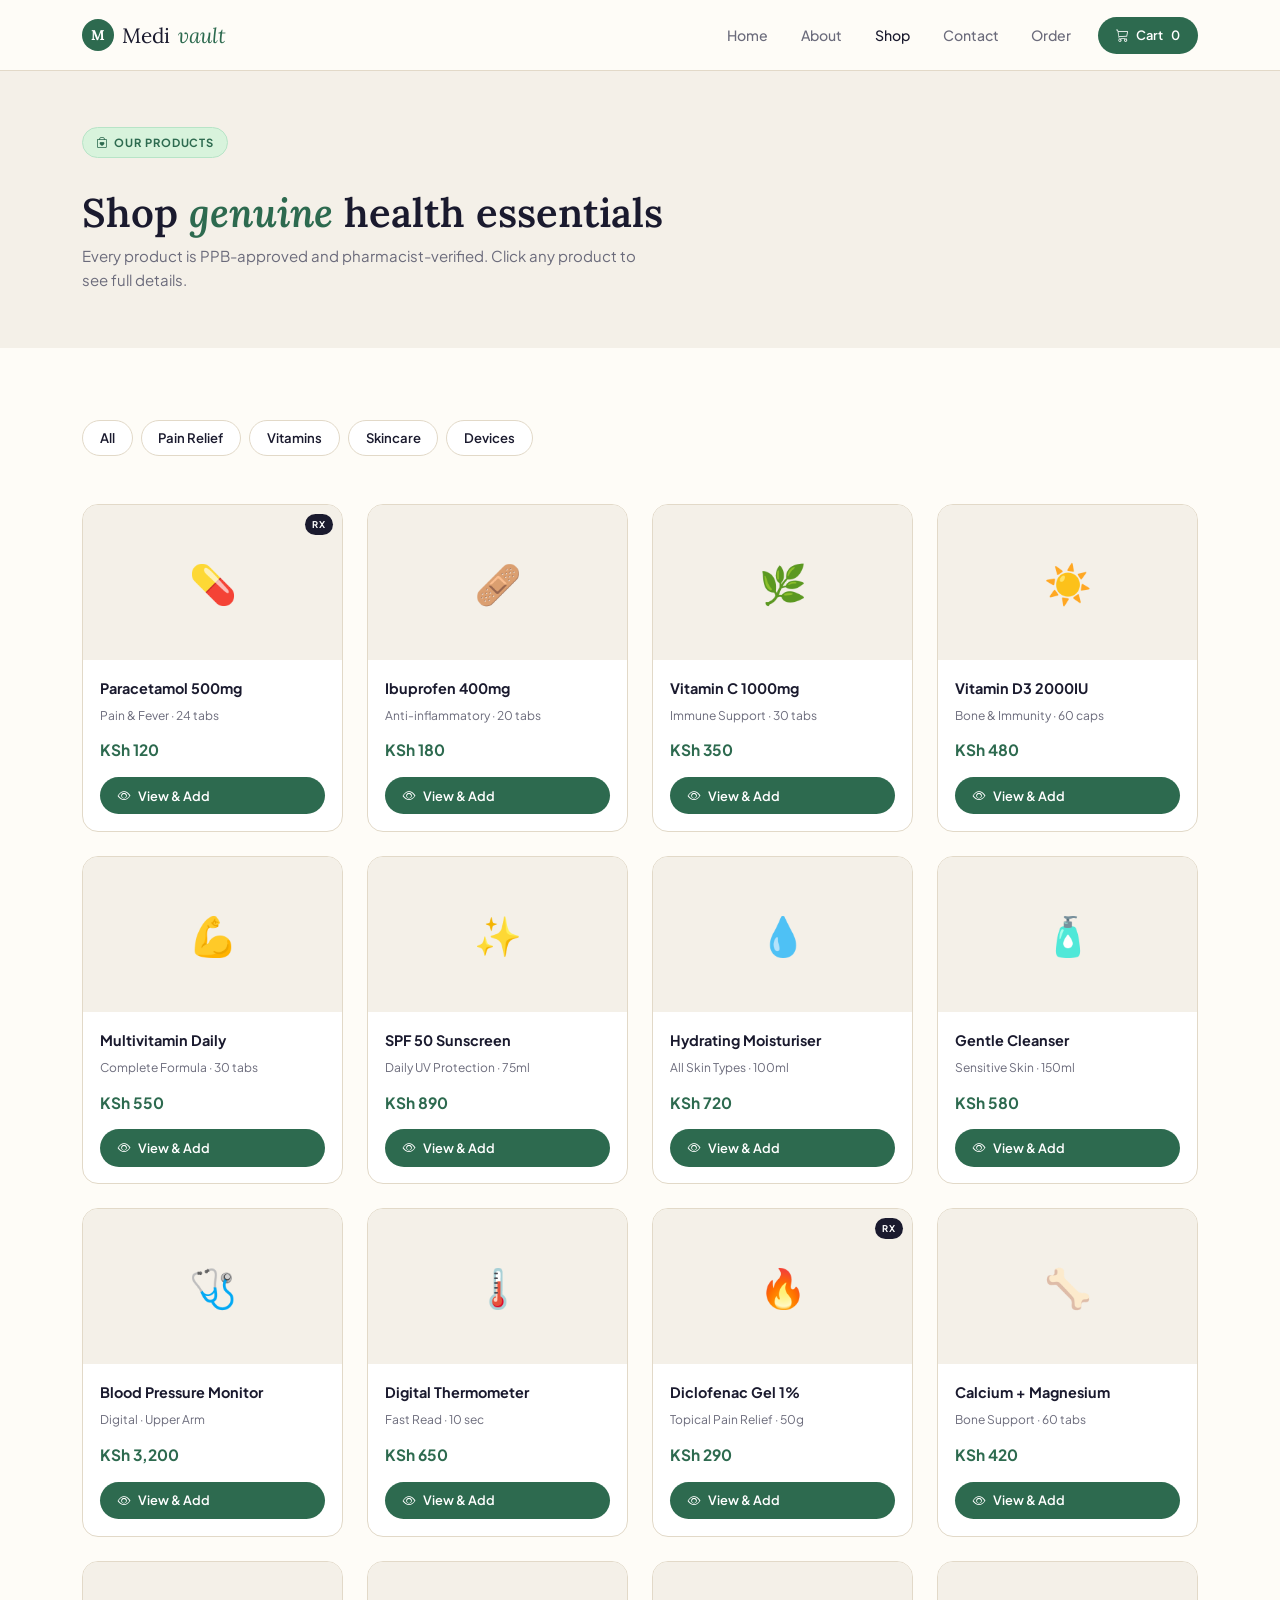
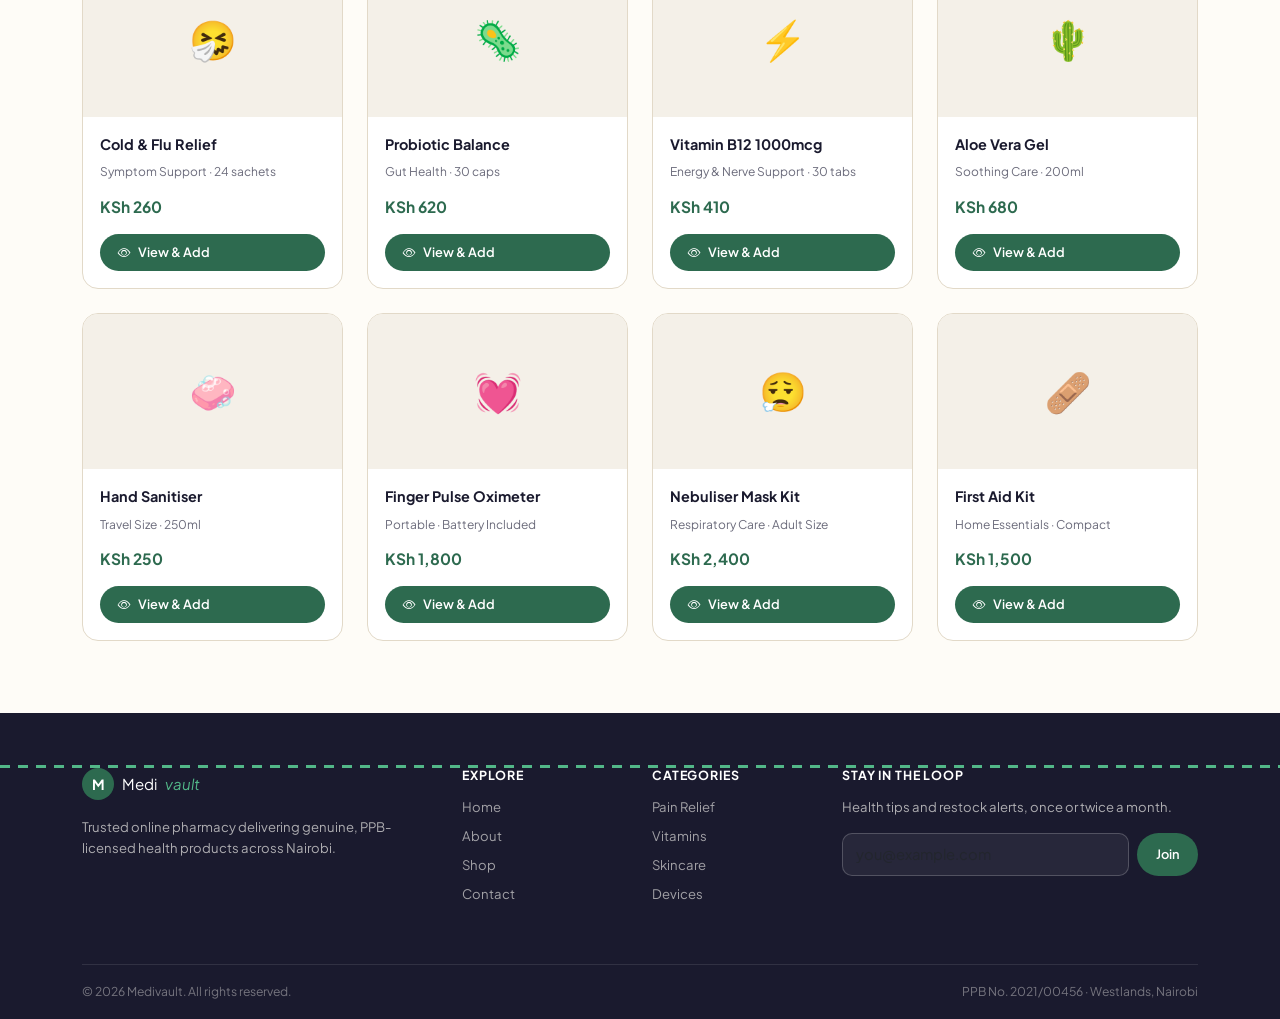
<file: products.html>
<!DOCTYPE html>
<html lang="en">
<head>
  <meta charset="UTF-8">
  <meta name="viewport" content="width=device-width, initial-scale=1.0">
  <title>Shop — Medivault</title>
  <link href="https://fonts.googleapis.com/css2?family=Lora:ital,wght@0,600;1,600&family=Plus+Jakarta+Sans:wght@400;500;600;700&display=swap" rel="stylesheet">
  <link rel="stylesheet" href="https://cdn.jsdelivr.net/npm/bootstrap@5.3.3/dist/css/bootstrap.min.css">
  <link rel="stylesheet" href="https://cdn.jsdelivr.net/npm/bootstrap-icons@1.11.3/font/bootstrap-icons.min.css">
  <script src="https://cdn.jsdelivr.net/npm/bootstrap@5.3.3/dist/js/bootstrap.bundle.min.js"></script>
  <script src="script.js"></script>
  <link rel="stylesheet" href="styles.css">
</head>
<body>
  <a class="skip-link" href="#main">Skip to content</a>
  <div class="page-shell">

    <nav class="navbar navbar-expand-lg navbar-mv sticky-top">
      <div class="container">
        <a class="navbar-brand" href="index.html"><span class="brand-mark">M</span>Medi<em>vault</em></a>
        <button class="navbar-toggler" type="button" data-bs-toggle="collapse" data-bs-target="#mvNav" aria-label="Toggle navigation">
          <span class="navbar-toggler-icon"></span>
        </button>
        <div class="collapse navbar-collapse" id="mvNav">
          <ul class="navbar-nav ms-auto align-items-lg-center gap-1">
            <li class="nav-item"><a class="nav-link" href="index.html">Home</a></li>
            <li class="nav-item"><a class="nav-link" href="about.html">About</a></li>
            <li class="nav-item"><a class="nav-link active" href="products.html">Shop</a></li>
            <li class="nav-item"><a class="nav-link" href="contact.html">Contact</a></li>
            <li class="nav-item"><a class="nav-link" href="order.html">Order</a></li>
            <li class="nav-item ms-lg-2 mt-2 mt-lg-0">
              <a class="btn-capsule btn-sm" href="order.html">
                <i class="bi bi-cart3"></i> Cart <span class="cart-count" id="navCartCount">0</span>
              </a>
            </li>
          </ul>
        </div>
      </div>
    </nav>

    <main id="main">
      <section class="section-warm" style="padding:3.5rem 0 2.5rem">
        <div class="container">
          <span class="rx-tag mb-3"><i class="bi bi-bag-heart"></i> Our products</span>
          <h1 class="mt-3 mb-2">Shop <em>genuine</em> health essentials</h1>
          <p class="text-muted-soft" style="max-width:36rem">Every product is PPB-approved and pharmacist-verified. Click any product to see full details.</p>
        </div>
      </section>

      <section class="section-cream">
        <div class="container">
          <div class="d-flex flex-wrap gap-2 mb-5" id="filterBar">
            <button class="filter-chip active" data-filter="all">All</button>
            <button class="filter-chip" data-filter="pain-relief">Pain Relief</button>
            <button class="filter-chip" data-filter="vitamins">Vitamins</button>
            <button class="filter-chip" data-filter="skincare">Skincare</button>
            <button class="filter-chip" data-filter="devices">Devices</button>
          </div>
          <div class="row g-4" id="productGrid"></div>
        </div>
      </section>
    </main>

    <div class="modal fade" id="productModal" tabindex="-1" aria-labelledby="productModalLabel" aria-hidden="true">
      <div class="modal-dialog modal-lg modal-dialog-centered">
        <div class="modal-content" style="border-radius:var(--r-lg);border:1px solid var(--sand)">
          <div class="modal-header" style="border-bottom:1px solid var(--sand);padding:1.25rem 1.5rem">
            <h5 class="modal-title" id="productModalLabel" style="font-family:var(--fd);font-size:1.2rem"></h5>
            <button type="button" class="btn-close" data-bs-dismiss="modal" aria-label="Close"></button>
          </div>
          <div class="modal-body" style="padding:1.5rem" id="productModalBody"></div>
          <div class="modal-footer" style="border-top:1px solid var(--sand);padding:1rem 1.5rem;gap:.75rem">
            <div class="d-flex align-items-center gap-2 me-auto">
              <button class="qty-btn" id="modalQtyMinus">−</button>
              <span id="modalQty" style="font-weight:700;min-width:24px;text-align:center">1</span>
              <button class="qty-btn" id="modalQtyPlus">+</button>
            </div>
            <button class="btn-capsule" id="modalAddToCart"><i class="bi bi-cart-plus"></i> Add to Cart</button>
          </div>
        </div>
      </div>
    </div>

    <footer class="site-footer">
      <div class="container">
        <div class="row g-4 pb-4">
          <div class="col-lg-4">
            <a class="navbar-brand text-white mb-3 d-flex align-items-center gap-2" href="index.html"><span class="brand-mark">M</span>Medi<em style="color:var(--sage-mid)">vault</em></a>
            <p class="small" style="max-width:22rem">Trusted online pharmacy delivering genuine, PPB-licensed health products across Nairobi.</p>
          </div>
          <div class="col-6 col-lg-2">
            <h6>Explore</h6>
            <div class="d-flex flex-column gap-2 small">
              <a href="index.html">Home</a><a href="about.html">About</a><a href="products.html">Shop</a><a href="contact.html">Contact</a>
            </div>
          </div>
          <div class="col-6 col-lg-2">
            <h6>Categories</h6>
            <div class="d-flex flex-column gap-2 small">
              <a href="products.html?cat=pain-relief">Pain Relief</a><a href="products.html?cat=vitamins">Vitamins</a><a href="products.html?cat=skincare">Skincare</a><a href="products.html?cat=devices">Devices</a>
            </div>
          </div>
          <div class="col-lg-4">
            <h6>Stay in the loop</h6>
            <p class="small mb-3">Health tips and restock alerts, once or twice a month.</p>
            <form id="newsletterForm" class="d-flex gap-2" novalidate>
              <label for="newsletterEmail" class="visually-hidden">Email</label>
              <input type="email" id="newsletterEmail" class="form-control form-control-sm" placeholder="you@example.com" style="background:rgba(255,255,255,.06);color:#fff;border-color:rgba(255,255,255,.2)" required>
              <button type="submit" class="btn-capsule btn-sm flex-shrink-0">Join</button>
            </form>
            <div class="small mt-2" data-newsletter-feedback></div>
          </div>
        </div>
        <div class="footer-bottom d-flex flex-wrap justify-content-between gap-2">
          <span>© 2026 Medivault. All rights reserved.</span>
          <span>PPB No. 2021/00456 · Westlands, Nairobi</span>
        </div>
      </div>
    </footer>
  </div>

</body>
</html>
</file>
<file: styles.css>
@import url('https://fonts.googleapis.com/css2?family=Lora:ital,wght@0,600;1,600&family=Plus+Jakarta+Sans:wght@400;500;600;700&display=swap');
:root {
  --sage:#2D6A4F; --sage-mid:#52B788; --sage-pale:#D8F3DC;
  --cream:#FEFCF7; --warm:#F4F0E8; --sand:#E2D9C8;
  --ink:#1A1A2E; --muted:#6B6B7B; --white:#fff; --gold:#E9C46A;
  --fd: 'Lora',serif; --fb: 'Plus Jakarta Sans',sans-serif;
  --r-sm:10px; --r-md:16px; --r-lg:24px; --pill:999px;
}

*,*::before,*::after{box-sizing:border-box;margin:0;padding:0}
html{scroll-behavior:smooth}
body{font-family:var(--fb);background:var(--cream);color:var(--ink);font-size:15px;line-height:1.6}
img{max-width:100%;display:block}
a{text-decoration:none;color:inherit}
h1,h2,h3{font-family:var(--fd);font-weight:600;line-height:1.15;color:var(--ink)}
h1{font-size:clamp(26px,4vw,40px)}
h2{font-size:clamp(20px,3vw,28px)}
em{font-style:italic;color:var(--sage)}
.page-shell{width:100%;overflow-x:hidden}
.text-muted-soft{color:var(--muted)}
section{padding:4.5rem 0}
@media(max-width:767px){section{padding:2.75rem 0}}

.skip-link{position:absolute;left:-999px;top:auto;background:var(--sage);color:#fff;padding:.5rem 1rem;border-radius:8px;z-index:2000}
.skip-link:focus{left:1rem;top:1rem}

.navbar-mv{background:rgba(254,252,247,.93);backdrop-filter:blur(12px);border-bottom:1px solid var(--sand);padding:.85rem 0;transition:box-shadow .2s}
.navbar-mv.is-scrolled{box-shadow:0 4px 20px -8px rgba(26,26,46,.15)}
.navbar-mv .navbar-brand{font-family:var(--fd);font-size:1.3rem;color:var(--ink);display:flex;align-items:center;gap:.5rem}
.brand-mark{width:32px;height:32px;border-radius:var(--pill);background:var(--sage);color:#fff;font-weight:700;font-size:.88rem;display:flex;align-items:center;justify-content:center;flex-shrink:0}
.navbar-mv .nav-link{font-size:.88rem;font-weight:500;color:var(--muted);padding:.45rem .9rem !important;transition:color .15s}
.navbar-mv .nav-link:hover,.navbar-mv .nav-link.active{color:var(--ink)}

.btn-capsule{display:inline-flex;align-items:center;gap:.45rem;font-family:var(--fb);font-weight:600;font-size:.88rem;color:#fff;background:var(--sage);border:none;border-radius:var(--pill);padding:.72rem 1.5rem;transition:background .18s,transform .15s}
.btn-capsule:hover{background:#245c43;transform:translateY(-1px);color:#fff}
.btn-capsule.btn-capsule-outline{background:transparent;color:var(--sage);border:1.5px solid var(--sage)}
.btn-capsule.btn-capsule-outline:hover{background:var(--sage-pale);color:var(--sage)}
.btn-capsule.btn-sm{padding:.52rem 1.15rem;font-size:.8rem}

.rx-tag{display:inline-flex;align-items:center;gap:.4rem;font-family:var(--fb);font-size:.7rem;font-weight:700;letter-spacing:.08em;text-transform:uppercase;color:var(--sage);background:var(--sage-pale);border:1px solid #b7e4c7;border-radius:var(--pill);padding:.32rem .82rem}
.rx-tag.rx-tag-light{background:rgba(255,255,255,.15);border-color:rgba(255,255,255,.3);color:#fff}
.rx-tag.rx-tag-pink{background:#fce4ec;border-color:#f8bbd0;color:#ad1457}

.section-cream{background:var(--cream)}
.section-warm{background:var(--warm)}
.section-sage{background:var(--sage);color:#fff}
.section-sage h2{color:#fff}

.hero{padding:4rem 0 4.5rem;background:var(--warm)}
.hero .lede{font-size:1rem;color:var(--muted);max-width:34rem;margin-bottom:1.75rem}
.hero-panel{background:var(--sage);border-radius:var(--r-lg);padding:2.1rem;color:#fff;position:relative;overflow:hidden}
.hero-panel::after{content:"";position:absolute;bottom:-40px;right:-40px;width:150px;height:150px;background:rgba(255,255,255,.07);border-radius:50%}
.hero-stat{font-family:var(--fd);font-size:2.6rem;margin-bottom:.2rem}
.hero-panel hr{border:none;border-top:1px solid rgba(255,255,255,.2);margin:1.1rem 0}
.hero-panel .note{font-size:.83rem;opacity:.82;line-height:1.65}

.trust-bar{background:var(--white);border-top:1px solid var(--sand);border-bottom:1px solid var(--sand);padding:1.2rem 0}
.trust-item{display:flex;align-items:center;gap:.6rem;font-size:.83rem;font-weight:600}
.trust-icon{width:32px;height:32px;background:var(--sage-pale);border-radius:8px;display:flex;align-items:center;justify-content:center;color:var(--sage);font-size:.95rem;flex-shrink:0}

.cat-card{background:var(--white);border:1px solid var(--sand);border-radius:var(--r-md);padding:1.4rem;text-align:center;transition:border-color .15s,transform .15s}
.cat-card:hover{border-color:var(--sage-mid);transform:translateY(-3px)}
.cat-icon-wrap{width:50px;height:50px;border-radius:var(--r-sm);display:flex;align-items:center;justify-content:center;font-size:1.4rem;margin:0 auto .85rem}
.cat-name{font-weight:700;font-size:.88rem;margin-bottom:.2rem}
.cat-count{font-size:.75rem;color:var(--muted)}

.why-card{background:var(--white);border:1px solid var(--sand);border-radius:var(--r-md);padding:1.65rem;height:100%}
.why-num{font-family:var(--fd);font-size:2.3rem;color:var(--sage);opacity:.25;margin-bottom:.45rem;line-height:1}
.why-title{font-size:.92rem;font-weight:700;margin-bottom:.45rem}
.why-text{font-size:.85rem;color:var(--muted);line-height:1.65}

.review-card{background:var(--white);border:1px solid var(--sand);border-radius:var(--r-md);padding:1.4rem;height:100%}
.stars{color:var(--gold);font-size:.82rem;margin-bottom:.7rem}
.review-text{font-size:.85rem;color:var(--muted);line-height:1.7;margin-bottom:.9rem}
.reviewer{display:flex;align-items:center;gap:.6rem}
.avatar{width:34px;height:34px;border-radius:50%;background:var(--sage-pale);color:var(--sage);font-size:.75rem;font-weight:700;display:flex;align-items:center;justify-content:center;flex-shrink:0}
.rev-name{font-size:.85rem;font-weight:700}
.rev-loc{font-size:.73rem;color:var(--muted)}

.product-card{background:var(--white);border:1px solid var(--sand);border-radius:var(--r-md);overflow:hidden;height:100%;display:flex;flex-direction:column;transition:transform .2s,box-shadow .2s}
.product-card:hover{transform:translateY(-4px);box-shadow:0 16px 32px -20px rgba(26,26,46,.2)}
.product-media{height:155px;background:var(--warm);display:flex;align-items:center;justify-content:center;font-size:2.4rem;position:relative}
.product-body{padding:1.05rem;display:flex;flex-direction:column;gap:.38rem;flex:1}
.product-name{font-weight:700;font-size:.9rem}
.product-sub{font-size:.75rem;color:var(--muted)}
.price{font-size:.97rem;font-weight:700;color:var(--sage);margin-top:auto;padding-top:.45rem}
.badge-rx{position:absolute;top:.55rem;right:.55rem;background:var(--ink);color:#fff;font-size:.58rem;font-weight:700;letter-spacing:.07em;text-transform:uppercase;padding:.2rem .48rem;border-radius:var(--pill)}
.product-card.is-hidden{display:none}

.filter-chip{border:1.5px solid var(--sand);background:var(--white);color:var(--ink);font-weight:600;font-size:.82rem;border-radius:var(--pill);padding:.42rem 1.05rem;cursor:pointer;transition:all .15s}
.filter-chip:hover{background:var(--sage-pale);border-color:var(--sage-mid)}
.filter-chip.active{background:var(--sage);border-color:var(--sage);color:#fff}

.cta-band{background:var(--sage);padding:3.75rem 0;color:#fff}
.cta-band h2{color:#fff}
.cta-band p{opacity:.82;max-width:38rem;margin-top:.45rem}

.form-control,.form-select{border:1.5px solid var(--sand);border-radius:var(--r-sm);padding:.62rem .82rem;font-size:.92rem;font-family:var(--fb);background:var(--white);transition:border-color .15s,box-shadow .15s}
.form-control:focus,.form-select:focus{border-color:var(--sage);box-shadow:0 0 0 3px rgba(45,106,79,.12);outline:none}
.form-label{font-weight:600;font-size:.84rem;margin-bottom:.32rem}
.form-control.is-invalid{border-color:#c0392b}
.form-control.is-valid{border-color:var(--sage)}
.invalid-feedback{font-size:.76rem;color:#c0392b}

.accordion-item{border:1px solid var(--sand);border-radius:var(--r-sm)!important;margin-bottom:.55rem;overflow:hidden}
.accordion-button{font-weight:600;font-size:.92rem;background:var(--white);color:var(--ink)}
.accordion-button:not(.collapsed){background:var(--sage-pale);color:var(--sage);box-shadow:none}
.accordion-button:focus{box-shadow:none}

.timeline{position:relative;padding-left:2rem}
.timeline::before{content:"";position:absolute;left:.42rem;top:.4rem;bottom:.4rem;width:2px;background:var(--sand)}
.timeline-item{position:relative;padding-bottom:1.9rem}
.timeline-item:last-child{padding-bottom:0}
.timeline-item::before{content:"";position:absolute;left:-2rem;top:.28rem;width:12px;height:12px;border-radius:50%;background:var(--sage);box-shadow:0 0 0 4px var(--sage-pale)}
.timeline-year{font-size:.73rem;font-weight:700;letter-spacing:.09em;color:var(--sage);display:block;margin-bottom:.18rem}

footer.site-footer{background:var(--ink);color:rgba(254,252,247,.65);padding-top:3.25rem}
footer.site-footer::before{content:"";display:block;height:3px;background:repeating-linear-gradient(90deg,var(--sage-mid) 0 10px,transparent 10px 18px)}
footer.site-footer h6{color:#fff;font-family:var(--fb);font-weight:700;font-size:.78rem;letter-spacing:.07em;text-transform:uppercase;margin-bottom:.8rem}
footer.site-footer a{color:rgba(254,252,247,.6)}
footer.site-footer a:hover{color:var(--sage-mid)}
.footer-bottom{border-top:1px solid rgba(255,255,255,.1);margin-top:2.25rem;padding:1.1rem 0;font-size:.76rem;color:rgba(254,252,247,.4)}

:focus-visible{outline:2px solid var(--sage);outline-offset:2px}
@media(prefers-reduced-motion:reduce){*,*::before,*::after{transition-duration:.001ms!important;animation-duration:.001ms!important}html{scroll-behavior:auto}}

.upload-box{
  position:relative;border:2px dashed var(--sand);border-radius:var(--r-md);
  background:var(--warm);padding:2rem;text-align:center;
  transition:border-color .15s,background .15s;cursor:pointer;
}
.upload-box:hover{border-color:var(--sage);background:var(--sage-pale)}

.pay-option{display:block;cursor:pointer}
.pay-option input{position:absolute;opacity:0;pointer-events:none}
.pay-card{
  border:1.5px solid var(--sand);border-radius:var(--r-md);
  padding:1.1rem;text-align:center;background:var(--white);
  transition:border-color .15s,background .15s;
}
.pay-option input:checked + .pay-card{border-color:var(--sage);background:var(--sage-pale)}
.pay-label{font-size:.85rem;font-weight:600;margin-top:.4rem}
.qty-btn{border:1px solid var(--sand);background:var(--white);color:var(--ink);width:32px;height:32px;border-radius:50%;display:inline-flex;align-items:center;justify-content:center;font-weight:700;transition:background .15s,border-color .15s}
.qty-btn:hover{background:var(--sage-pale);border-color:var(--sage)}
.divider-dash{border:0;border-top:1px dashed var(--sand)}
</file>
